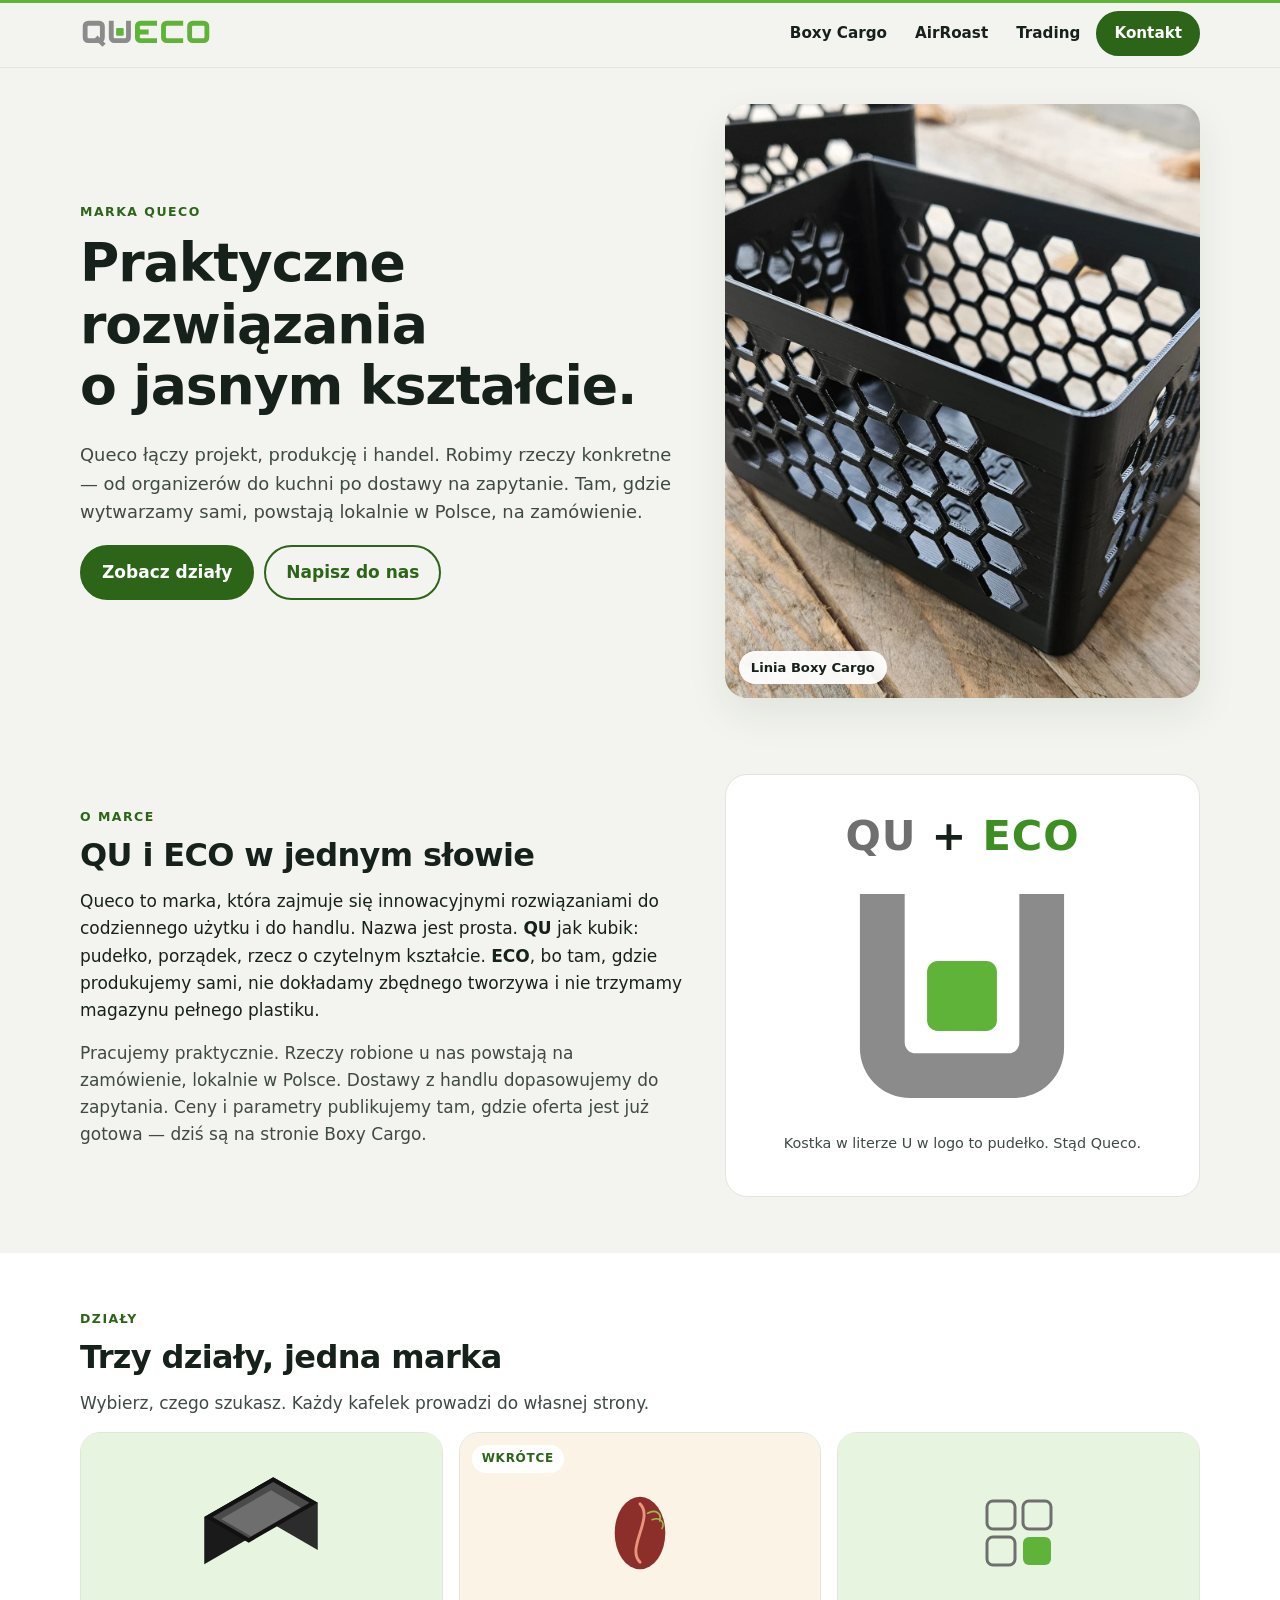
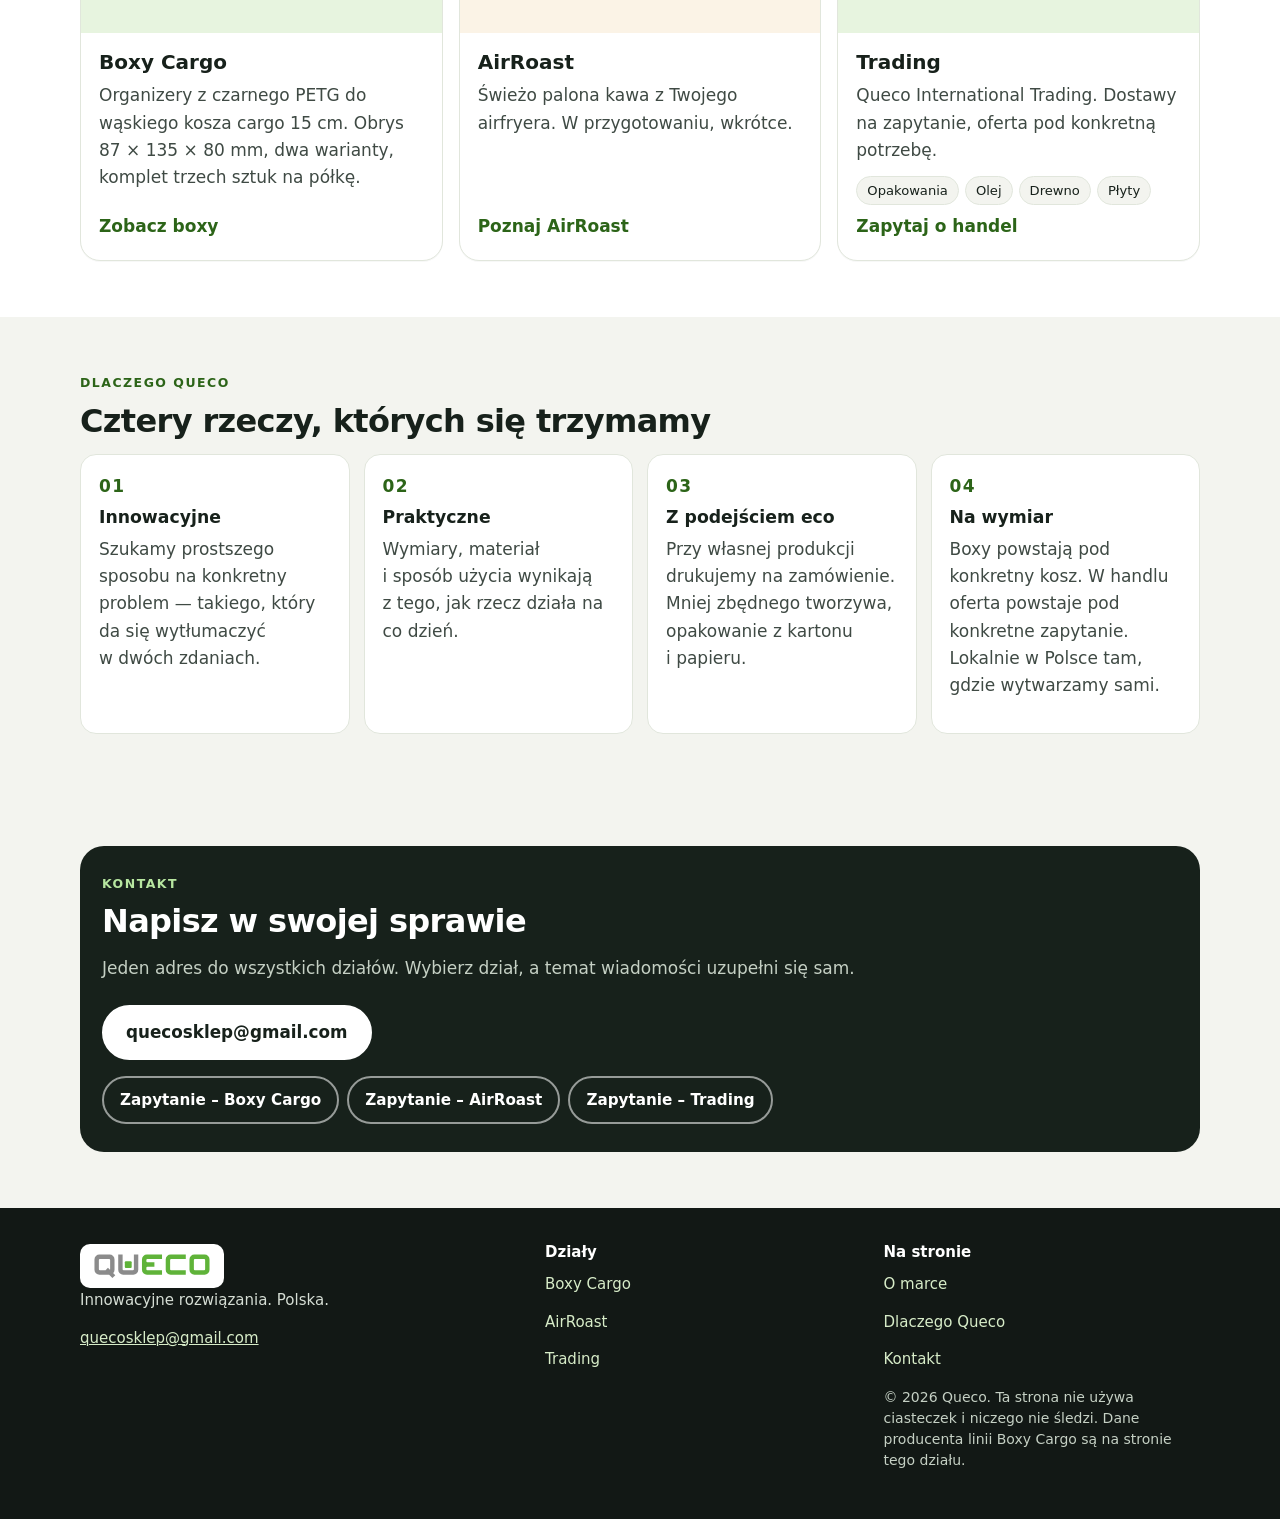
<file: index.html>
<!doctype html>
<html lang="pl">
<head>
<meta charset="utf-8">
<meta name="viewport" content="width=device-width, initial-scale=1">
<title>Queco — innowacyjne rozwiązania</title>
<meta name="description" content="Queco to marka praktycznych rozwiązań: Boxy Cargo, AirRoast oraz Queco International Trading. Innowacyjnie, na wymiar i lokalnie w Polsce.">
<meta name="theme-color" content="#5fb339">
<link rel="icon" href="assets/favicon.svg" type="image/svg+xml">
<link rel="stylesheet" href="assets/site.css">
<link rel="canonical" href="https://premiumzadaszenia.github.io/queco/">
<meta property="og:title" content="Queco — innowacyjne rozwiązania">
<meta property="og:description" content="Marka Queco: Boxy Cargo, AirRoast i Queco International Trading. Praktycznie, na wymiar, lokalnie w Polsce.">
<meta property="og:image" content="https://premiumzadaszenia.github.io/queco/img/koszyk-cargo.jpg">
<meta property="og:url" content="https://premiumzadaszenia.github.io/queco/">
<meta property="og:type" content="website">
<meta property="og:locale" content="pl_PL">
</head>
<body>
<a class="skip" href="#tresc">Przejdź do treści</a>
<header class="site-header">
  <div class="wrap bar">
    <a class="brand" href="index.html" aria-label="Queco — strona główna"><img src="assets/logo.svg" alt="Queco" width="682" height="158"></a>
    <nav class="desk" aria-label="Działy">
      <a href="boxy-cargo.html">Boxy Cargo</a>
      <a href="airroast.html">AirRoast</a>
      <a href="trading.html">Trading</a>
      <a class="nav-cta" href="#kontakt">Kontakt</a>
    </nav>
    <div class="mob">
      <button class="nav-toggle" type="button" aria-expanded="false" aria-controls="menu-mobilne">Menu</button>
      <nav id="menu-mobilne" class="mob-nav" hidden aria-label="Działy">
        <a href="boxy-cargo.html">Boxy Cargo</a>
        <a href="airroast.html">AirRoast</a>
        <a href="trading.html">Trading</a>
        <a href="#kontakt">Kontakt</a>
        <button class="nav-close" type="button">Zamknij</button>
      </nav>
    </div>
  </div>
</header>

<main id="tresc">
  <section class="hero">
    <div class="wrap hero-grid">
      <div>
        <p class="kicker">Marka Queco</p>
        <h1>Praktyczne rozwiązania o&nbsp;jasnym kształcie.</h1>
        <p class="lead">Queco łączy projekt, produkcję i&nbsp;handel. Robimy rzeczy konkretne — od organizerów do kuchni po dostawy na zapytanie. Tam, gdzie wytwarzamy sami, powstają lokalnie w&nbsp;Polsce, na zamówienie.</p>
        <div class="actions">
          <a class="btn" href="#dzialy">Zobacz działy</a>
          <a class="btn btn-ghost" href="#kontakt">Napisz do nas</a>
        </div>
      </div>
      <figure class="photo">
        <picture>
          <source srcset="img/koszyk-cargo.webp" type="image/webp">
          <img src="img/koszyk-cargo.jpg" alt="Czarny organizer Boxy Cargo z ażurowymi ściankami, czarny PETG, na drewnianym stole" width="1200" height="1500" fetchpriority="high">
        </picture>
        <figcaption>Linia Boxy Cargo</figcaption>
      </figure>
    </div>
  </section>

  <section id="o-nas">
    <div class="wrap about-grid">
      <div>
        <p class="kicker">O marce</p>
        <h2>QU i&nbsp;ECO w&nbsp;jednym słowie</h2>
        <p>Queco to marka, która zajmuje się innowacyjnymi rozwiązaniami do codziennego użytku i&nbsp;do handlu. Nazwa jest prosta. <b>QU</b> jak kubik: pudełko, porządek, rzecz o&nbsp;czytelnym kształcie. <b>ECO</b>, bo tam, gdzie produkujemy sami, nie dokładamy zbędnego tworzywa i&nbsp;nie trzymamy magazynu pełnego plastiku.</p>
        <p class="muted">Pracujemy praktycznie. Rzeczy robione u&nbsp;nas powstają na zamówienie, lokalnie w&nbsp;Polsce. Dostawy z&nbsp;handlu dopasowujemy do zapytania. Ceny i&nbsp;parametry publikujemy tam, gdzie oferta jest już gotowa — dziś są na stronie Boxy Cargo.</p>
      </div>
      <div class="mark">
        <p class="word" aria-label="QU plus ECO"><span class="q">QU</span> + <span class="e">ECO</span></p>
        <svg viewBox="125 -10 134 134" width="220" height="220" aria-hidden="true">
          <path fill="#8b8b8b" d="M135 0L160 0L160 83A6 6 0 0 0 166 89L218 89A6 6 0 0 0 224 83L224 0L249 0L249 86A28 28 0 0 1 221 114L163 114A28 28 0 0 1 135 86Z"/>
          <path fill="#5fb339" d="M172.5 43.5A6 6 0 0 1 178.5 37.5L205.5 37.5A6 6 0 0 1 211.5 43.5L211.5 70.5A6 6 0 0 1 205.5 76.5L178.5 76.5A6 6 0 0 1 172.5 70.5Z"/>
        </svg>
        <p class="small muted">Kostka w&nbsp;literze U w&nbsp;logo to pudełko. Stąd Queco.</p>
      </div>
    </div>
  </section>

  <section id="dzialy" class="band">
    <div class="wrap">
      <p class="kicker">Działy</p>
      <h2>Trzy działy, jedna marka</h2>
      <p class="muted">Wybierz, czego szukasz. Każdy kafelek prowadzi do własnej strony.</p>
      <div class="tiles">
        <a class="tile" href="boxy-cargo.html">
          <div class="tile-media">
            <img class="box-mark" src="assets/boxy-cargo.svg" alt="" width="148" height="147">
          </div>
          <div class="tile-body">
            <h3>Boxy Cargo</h3>
            <p>Organizery z&nbsp;czarnego PETG do wąskiego kosza cargo 15&nbsp;cm. Obrys 87&nbsp;×&nbsp;135&nbsp;×&nbsp;80&nbsp;mm, dwa warianty, komplet trzech sztuk na półkę.</p>
            <span class="more">Zobacz boxy</span>
          </div>
        </a>
        <a class="tile" href="airroast.html">
          <div class="tile-media ar-tile">
            <span class="badge">Wkrótce</span>
            <img class="ar-mark" src="assets/airroast/icon.svg" alt="" width="80" height="80">
          </div>
          <div class="tile-body">
            <h3>AirRoast</h3>
            <p>Świeżo palona kawa z&nbsp;Twojego airfryera. W&nbsp;przygotowaniu, wkrótce.</p>
            <span class="more">Poznaj AirRoast</span>
          </div>
        </a>
        <a class="tile" href="trading.html">
          <div class="tile-media">
            <svg viewBox="0 0 96 96" aria-hidden="true">
              <rect x="16" y="16" width="28" height="28" rx="6" fill="none" stroke="#6f6f6f" stroke-width="3"/>
              <rect x="52" y="16" width="28" height="28" rx="6" fill="none" stroke="#6f6f6f" stroke-width="3"/>
              <rect x="16" y="52" width="28" height="28" rx="6" fill="none" stroke="#6f6f6f" stroke-width="3"/>
              <rect x="52" y="52" width="28" height="28" rx="6" fill="#5fb339"/>
            </svg>
          </div>
          <div class="tile-body">
            <h3>Trading</h3>
            <p>Queco International Trading. Dostawy na zapytanie, oferta pod konkretną potrzebę.</p>
            <div class="chips" aria-label="Kategorie">
              <span>Opakowania</span>
              <span>Olej</span>
              <span>Drewno</span>
              <span>Płyty</span>
            </div>
            <span class="more">Zapytaj o handel</span>
          </div>
        </a>
      </div>
    </div>
  </section>

  <section id="dlaczego">
    <div class="wrap">
      <p class="kicker">Dlaczego Queco</p>
      <h2>Cztery rzeczy, których się trzymamy</h2>
      <div class="why">
        <article>
          <span class="num">01</span>
          <h3>Innowacyjne</h3>
          <p class="muted">Szukamy prostszego sposobu na konkretny problem — takiego, który da się wytłumaczyć w&nbsp;dwóch zdaniach.</p>
        </article>
        <article>
          <span class="num">02</span>
          <h3>Praktyczne</h3>
          <p class="muted">Wymiary, materiał i&nbsp;sposób użycia wynikają z&nbsp;tego, jak rzecz działa na co dzień.</p>
        </article>
        <article>
          <span class="num">03</span>
          <h3>Z&nbsp;podejściem eco</h3>
          <p class="muted">Przy własnej produkcji drukujemy na zamówienie. Mniej zbędnego tworzywa, opakowanie z&nbsp;kartonu i&nbsp;papieru.</p>
        </article>
        <article>
          <span class="num">04</span>
          <h3>Na wymiar</h3>
          <p class="muted">Boxy powstają pod konkretny kosz. W&nbsp;handlu oferta powstaje pod konkretne zapytanie. Lokalnie w&nbsp;Polsce tam, gdzie wytwarzamy sami.</p>
        </article>
      </div>
    </div>
  </section>

  <section id="kontakt">
    <div class="wrap">
      <div class="contact-panel">
        <p class="kicker">Kontakt</p>
        <h2>Napisz w&nbsp;swojej sprawie</h2>
        <p class="muted">Jeden adres do wszystkich działów. Wybierz dział, a&nbsp;temat wiadomości uzupełni się sam.</p>
        <a class="mail" href="mailto:quecosklep@gmail.com">quecosklep@gmail.com</a>
        <div class="topic-links">
          <a href="mailto:quecosklep@gmail.com?subject=Zapytanie%20%E2%80%93%20Boxy%20Cargo">Zapytanie – Boxy Cargo</a>
          <a href="mailto:quecosklep@gmail.com?subject=Zapytanie%20%E2%80%93%20AirRoast">Zapytanie – AirRoast</a>
          <a href="mailto:quecosklep@gmail.com?subject=Zapytanie%20%E2%80%93%20Trading">Zapytanie – Trading</a>
        </div>
      </div>
    </div>
  </section>
</main>

<footer class="site-footer">
  <div class="wrap fgrid">
    <div>
      <a class="footer-logo" href="index.html" aria-label="Queco — strona główna"><img src="assets/logo.svg" alt="" width="682" height="158"></a>
      <p>Innowacyjne rozwiązania. Polska.</p>
      <p><a class="footer-hit" href="mailto:quecosklep@gmail.com">quecosklep@gmail.com</a></p>
    </div>
    <div>
      <h2>Działy</h2>
      <ul class="footer-links">
        <li><a href="boxy-cargo.html">Boxy Cargo</a></li>
        <li><a href="airroast.html">AirRoast</a></li>
        <li><a href="trading.html">Trading</a></li>
      </ul>
    </div>
    <div>
      <h2>Na stronie</h2>
      <ul class="footer-links">
        <li><a href="#o-nas">O marce</a></li>
        <li><a href="#dlaczego">Dlaczego Queco</a></li>
        <li><a href="#kontakt">Kontakt</a></li>
      </ul>
      <p class="legal">© 2026 Queco. Ta strona nie używa ciasteczek i&nbsp;niczego nie śledzi. Dane producenta linii Boxy Cargo są na stronie tego działu.</p>
    </div>
  </div>
</footer>
<script src="assets/nav.js"></script>
</body>
</html>
</file>
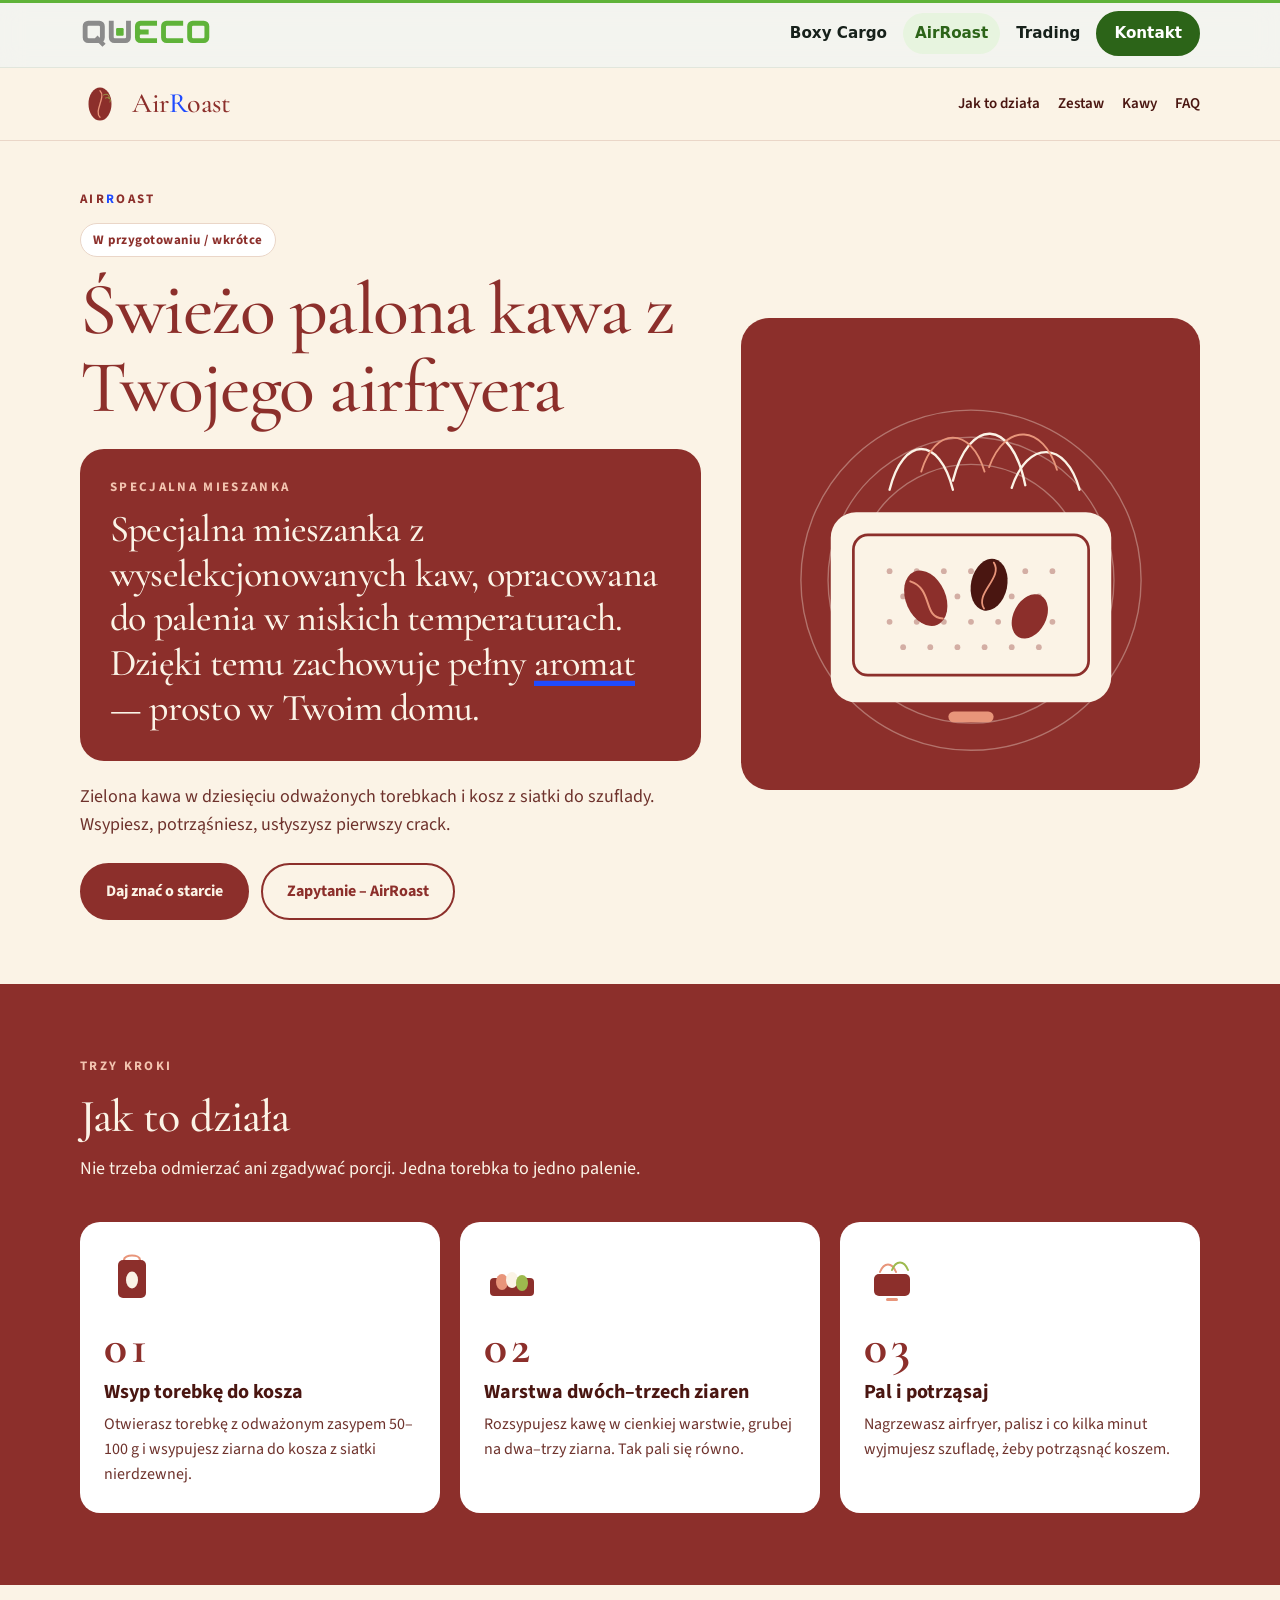
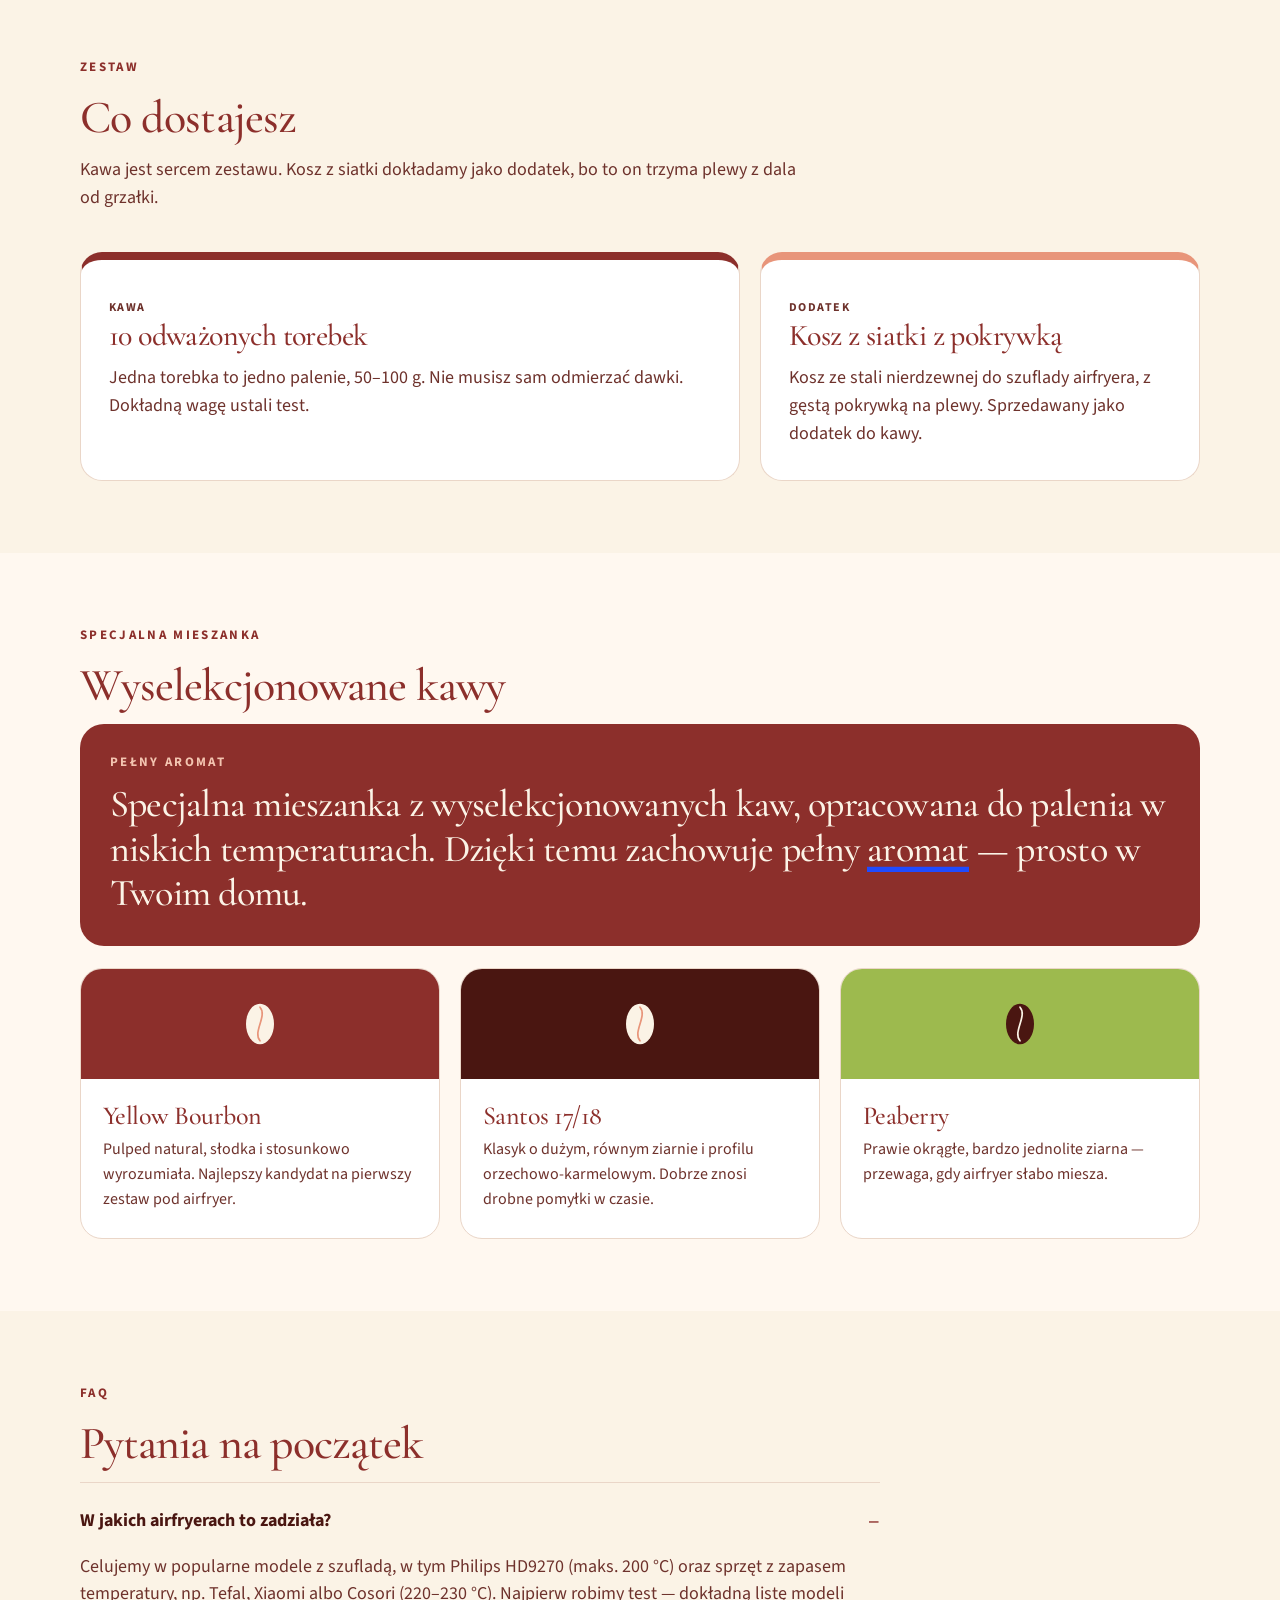
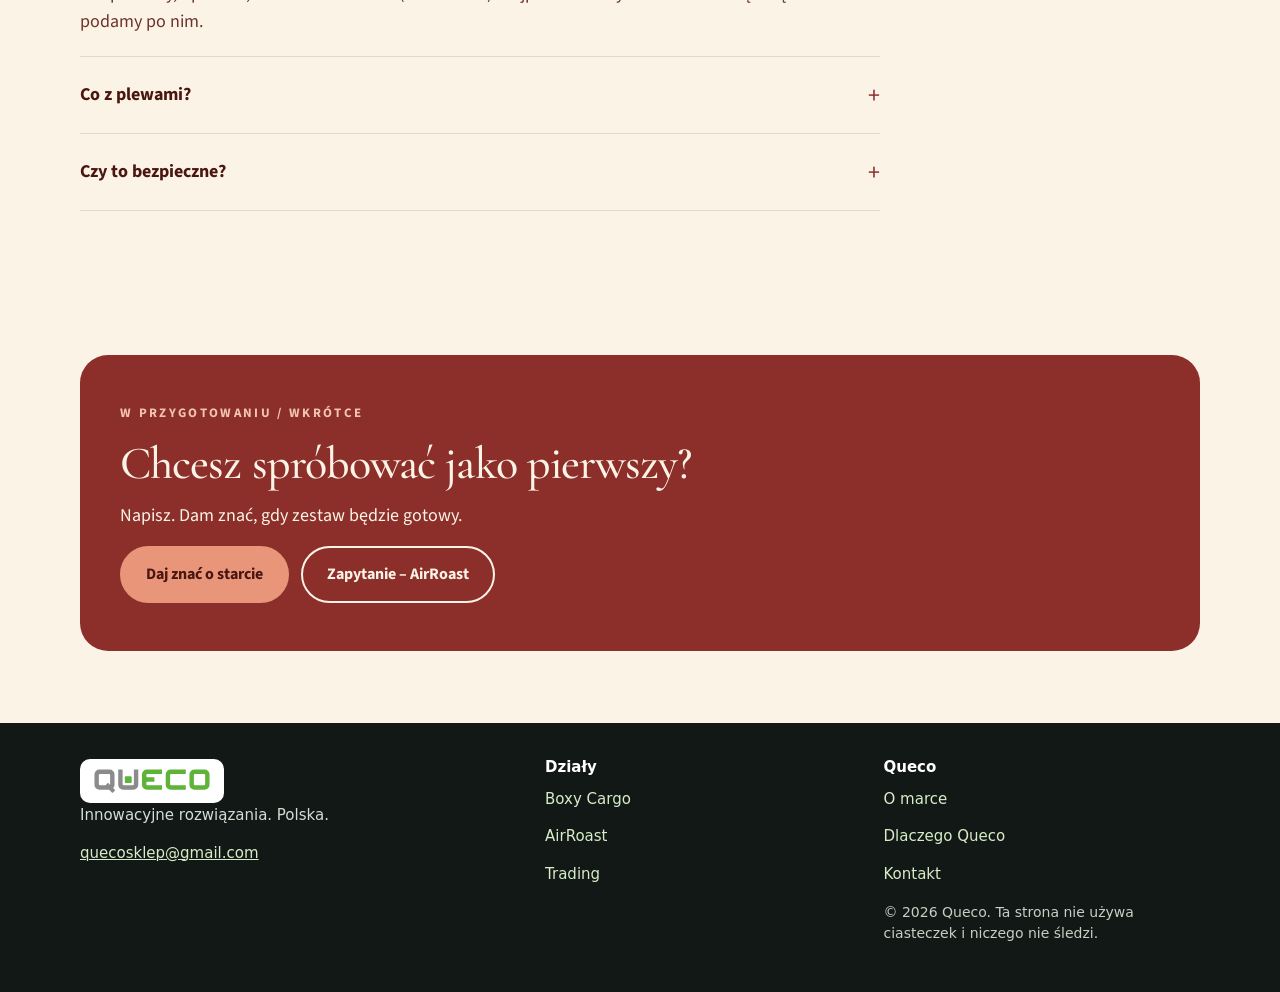
<file: airroast.html>
<!doctype html>
<html lang="pl">
<head>
<meta charset="utf-8">
<meta name="viewport" content="width=device-width, initial-scale=1">
<title>AirRoast — świeżo palona kawa z Twojego airfryera | Queco</title>
<meta name="description" content="AirRoast: świeżo palona kawa z Twojego airfryera. Specjalna mieszanka i kosz z siatki. W przygotowaniu, wkrótce.">
<meta name="theme-color" content="#8C2F2B">
<link rel="icon" href="assets/favicon.svg" type="image/svg+xml">
<link rel="stylesheet" href="assets/site.css">
<link rel="stylesheet" href="assets/airroast/airroast.css">
<link rel="canonical" href="https://premiumzadaszenia.github.io/queco/airroast.html">
<meta property="og:title" content="AirRoast — świeżo palona kawa z Twojego airfryera | Queco">
<meta property="og:description" content="Specjalna mieszanka do palenia w airfryerze i kosz z siatki. W przygotowaniu, wkrótce.">
<meta property="og:url" content="https://premiumzadaszenia.github.io/queco/airroast.html">
<meta property="og:type" content="website">
<meta property="og:locale" content="pl_PL">
</head>
<body>
<a class="skip" href="#tresc">Przejdź do treści</a>
<header class="site-header">
  <div class="wrap bar">
    <a class="brand" href="index.html" aria-label="Queco — strona główna"><img src="assets/logo.svg" alt="Queco" width="682" height="158"></a>
    <nav class="desk" aria-label="Działy">
      <a href="boxy-cargo.html">Boxy Cargo</a>
      <a href="airroast.html" aria-current="page">AirRoast</a>
      <a href="trading.html">Trading</a>
      <a class="nav-cta" href="index.html#kontakt">Kontakt</a>
    </nav>
    <div class="mob">
      <button class="nav-toggle" type="button" aria-expanded="false" aria-controls="menu-mobilne">Menu</button>
      <nav id="menu-mobilne" class="mob-nav" hidden aria-label="Działy">
        <a href="boxy-cargo.html">Boxy Cargo</a>
        <a href="airroast.html" aria-current="page">AirRoast</a>
        <a href="trading.html">Trading</a>
        <a href="index.html#kontakt">Kontakt</a>
        <button class="nav-close" type="button">Zamknij</button>
      </nav>
    </div>
  </div>
</header>

<main class="ar" id="tresc">
  <div class="ar-bar">
    <div class="wrap ar-bar-inner">
      <a class="ar-logo" href="#top">
        <img src="assets/airroast/icon.svg" alt="" width="40" height="40">
        <span>Air<span class="accent-r">R</span>oast</span>
      </a>
      <nav class="ar-links" aria-label="Na tej stronie">
        <a href="#jak">Jak to działa</a>
        <a href="#zestaw">Zestaw</a>
        <a href="#kawy">Kawy</a>
        <a href="#faq">FAQ</a>
      </nav>
    </div>
  </div>

  <div class="wrap hero" id="top">
    <div>
      <p class="kicker">Air<span class="accent-r">R</span>oast</p>
      <p class="ar-status">W przygotowaniu / wkrótce</p>
      <h1>Świeżo palona kawa z Twojego airfryera</h1>
      <div class="blend-banner">
        <p class="blend-kicker">Specjalna mieszanka</p>
        <p class="blend-text">Specjalna mieszanka z wyselekcjonowanych kaw, opracowana do palenia w niskich temperaturach. Dzięki temu zachowuje pełny <span class="accent-word">aromat</span> — prosto w Twoim domu.</p>
      </div>
      <p class="lead-sub">Zielona kawa w dziesięciu odważonych torebkach i kosz z siatki do szuflady. Wsypiesz, potrząśniesz, usłyszysz pierwszy crack.</p>
      <div class="cta-row">
        <a class="btn" href="mailto:quecosklep@gmail.com?subject=Daj%20zna%C4%87%20o%20starcie">Daj znać o starcie</a>
        <a class="btn btn-ghost" href="mailto:quecosklep@gmail.com?subject=Zapytanie%20%E2%80%93%20AirRoast">Zapytanie – AirRoast</a>
      </div>
    </div>
    <div class="hero-art" aria-hidden="true">
      <svg viewBox="0 0 420 460" xmlns="http://www.w3.org/2000/svg">
        <g fill="none" stroke="#FBF3E6" stroke-width="1.5" opacity="0.35">
          <ellipse cx="210" cy="250" rx="188" ry="188"/>
          <ellipse cx="210" cy="250" rx="158" ry="158"/>
          <ellipse cx="210" cy="250" rx="128" ry="128"/>
        </g>
        <g fill="none" stroke="#FBF3E6" stroke-width="2.6" stroke-linecap="round">
          <path d="M120 150 C 135 90, 175 90, 190 150"/>
          <path d="M190 140 C 208 70, 255 70, 270 145"/>
          <path d="M255 148 C 272 95, 315 95, 330 150"/>
        </g>
        <g fill="none" stroke="#E8957A" stroke-width="2" stroke-linecap="round">
          <path d="M155 130 C 170 80, 210 80, 225 130"/>
          <path d="M230 125 C 248 75, 290 78, 305 128"/>
        </g>
        <rect x="55" y="175" width="310" height="210" rx="28" fill="#FBF3E6"/>
        <rect x="80" y="200" width="260" height="155" rx="16" fill="none" stroke="#8C2F2B" stroke-width="3"/>
        <g fill="#8C2F2B" opacity="0.35">
          <circle cx="120" cy="240" r="3.2"/><circle cx="150" cy="240" r="3.2"/><circle cx="180" cy="240" r="3.2"/><circle cx="210" cy="240" r="3.2"/><circle cx="240" cy="240" r="3.2"/><circle cx="270" cy="240" r="3.2"/><circle cx="300" cy="240" r="3.2"/>
          <circle cx="135" cy="268" r="3.2"/><circle cx="165" cy="268" r="3.2"/><circle cx="195" cy="268" r="3.2"/><circle cx="225" cy="268" r="3.2"/><circle cx="255" cy="268" r="3.2"/><circle cx="285" cy="268" r="3.2"/>
          <circle cx="120" cy="296" r="3.2"/><circle cx="150" cy="296" r="3.2"/><circle cx="180" cy="296" r="3.2"/><circle cx="210" cy="296" r="3.2"/><circle cx="240" cy="296" r="3.2"/><circle cx="270" cy="296" r="3.2"/><circle cx="300" cy="296" r="3.2"/>
          <circle cx="135" cy="324" r="3.2"/><circle cx="165" cy="324" r="3.2"/><circle cx="195" cy="324" r="3.2"/><circle cx="225" cy="324" r="3.2"/><circle cx="255" cy="324" r="3.2"/><circle cx="285" cy="324" r="3.2"/>
        </g>
        <ellipse cx="160" cy="270" rx="22" ry="32" fill="#8C2F2B" transform="rotate(-24 160 270)"/>
        <path d="M152 246 C 172 264, 148 288, 168 298" fill="none" stroke="#E8957A" stroke-width="2.2" stroke-linecap="round" transform="rotate(-24 160 270)"/>
        <ellipse cx="230" cy="255" rx="20" ry="29" fill="#4A1611" transform="rotate(12 230 255)"/>
        <path d="M230 230 C 244 244, 216 268, 230 282" fill="none" stroke="#E8957A" stroke-width="2" stroke-linecap="round" transform="rotate(12 230 255)"/>
        <ellipse cx="275" cy="290" rx="18" ry="26" fill="#8C2F2B" transform="rotate(28 275 290)"/>
        <rect x="185" y="395" width="50" height="12" rx="6" fill="#E8957A"/>
      </svg>
    </div>
  </div>

  <section class="on-fig" id="jak">
    <div class="wrap">
      <p class="kicker">Trzy kroki</p>
      <h2>Jak to działa</h2>
      <p class="section-intro">Nie trzeba odmierzać ani zgadywać porcji. Jedna torebka to jedno palenie.</p>
      <div class="steps">
        <article class="step">
          <svg class="step-icon" viewBox="0 0 56 56" aria-hidden="true">
            <rect x="14" y="10" width="28" height="38" rx="5" fill="#8C2F2B"/>
            <path d="M20 10 C 20 4, 36 4, 36 10" fill="none" stroke="#E8957A" stroke-width="2.2"/>
            <ellipse cx="28" cy="30" rx="6" ry="8.5" fill="#FBF3E6"/>
          </svg>
          <div class="num">01</div>
          <h3>Wsyp torebkę do kosza</h3>
          <p>Otwierasz torebkę z odważonym zasypem 50–100 g i wsypujesz ziarna do kosza z siatki nierdzewnej.</p>
        </article>
        <article class="step">
          <svg class="step-icon" viewBox="0 0 56 56" aria-hidden="true">
            <rect x="6" y="28" width="44" height="18" rx="4" fill="#8C2F2B"/>
            <ellipse cx="18" cy="32" rx="6" ry="8" fill="#E8957A"/>
            <ellipse cx="28" cy="30" rx="6" ry="8" fill="#FBF3E6"/>
            <ellipse cx="38" cy="33" rx="6" ry="8" fill="#9DBA4E"/>
          </svg>
          <div class="num">02</div>
          <h3>Warstwa dwóch–trzech ziaren</h3>
          <p>Rozsypujesz kawę w cienkiej warstwie, grubej na dwa–trzy ziarna. Tak pali się równo.</p>
        </article>
        <article class="step">
          <svg class="step-icon" viewBox="0 0 56 56" aria-hidden="true">
            <path d="M16 22 C 20 12, 28 12, 32 22" fill="none" stroke="#E8957A" stroke-width="2" stroke-linecap="round"/>
            <path d="M28 20 C 32 10, 40 10, 44 20" fill="none" stroke="#9DBA4E" stroke-width="2" stroke-linecap="round"/>
            <rect x="10" y="24" width="36" height="22" rx="5" fill="#8C2F2B"/>
            <rect x="22" y="48" width="12" height="3" rx="1.5" fill="#E8957A"/>
          </svg>
          <div class="num">03</div>
          <h3>Pal i potrząsaj</h3>
          <p>Nagrzewasz airfryer, palisz i co kilka minut wyjmujesz szufladę, żeby potrząsnąć koszem.</p>
        </article>
      </div>
    </div>
  </section>

  <section id="zestaw">
    <div class="wrap">
      <p class="kicker">Zestaw</p>
      <h2>Co dostajesz</h2>
      <p class="section-intro">Kawa jest sercem zestawu. Kosz z siatki dokładamy jako dodatek, bo to on trzyma plewy z dala od grzałki.</p>
      <div class="cards-2">
        <article class="card">
          <p class="tag">Kawa</p>
          <h3>10 odważonych torebek</h3>
          <p>Jedna torebka to jedno palenie, 50–100 g. Nie musisz sam odmierzać dawki. Dokładną wagę ustali test.</p>
        </article>
        <article class="card">
          <p class="tag">Dodatek</p>
          <h3>Kosz z siatki z pokrywką</h3>
          <p>Kosz ze stali nierdzewnej do szuflady airfryera, z gęstą pokrywką na plewy. Sprzedawany jako dodatek do kawy.</p>
        </article>
      </div>
    </div>
  </section>

  <section class="alt" id="kawy">
    <div class="wrap">
      <p class="kicker">Specjalna mieszanka</p>
      <h2>Wyselekcjonowane kawy</h2>
      <div class="blend-banner">
        <p class="blend-kicker">Pełny aromat</p>
        <p class="blend-text">Specjalna mieszanka z wyselekcjonowanych kaw, opracowana do palenia w niskich temperaturach. Dzięki temu zachowuje pełny <span class="accent-word">aromat</span> — prosto w Twoim domu.</p>
      </div>
      <div class="coffees">
        <article class="coffee">
          <div class="coffee-top"><svg viewBox="0 0 80 80" width="56" height="56" aria-hidden="true"><ellipse cx="40" cy="40" rx="20" ry="29" fill="#FBF3E6"/><path d="M40 16 C 51 28, 29 52, 40 64" fill="none" stroke="#E8957A" stroke-width="2.4" stroke-linecap="round"/></svg></div>
          <div class="coffee-body">
            <h3>Yellow Bourbon</h3>
            <p>Pulped natural, słodka i stosunkowo wyrozumiała. Najlepszy kandydat na pierwszy zestaw pod airfryer.</p>
          </div>
        </article>
        <article class="coffee">
          <div class="coffee-top"><svg viewBox="0 0 80 80" width="56" height="56" aria-hidden="true"><ellipse cx="40" cy="40" rx="20" ry="29" fill="#FBF3E6"/><path d="M40 16 C 51 28, 29 52, 40 64" fill="none" stroke="#E8957A" stroke-width="2.4" stroke-linecap="round"/></svg></div>
          <div class="coffee-body">
            <h3>Santos 17/18</h3>
            <p>Klasyk o dużym, równym ziarnie i profilu orzechowo-karmelowym. Dobrze znosi drobne pomyłki w czasie.</p>
          </div>
        </article>
        <article class="coffee">
          <div class="coffee-top"><svg viewBox="0 0 80 80" width="56" height="56" aria-hidden="true"><ellipse cx="40" cy="40" rx="20" ry="29" fill="#4A1611"/><path d="M40 16 C 51 28, 29 52, 40 64" fill="none" stroke="#FBF3E6" stroke-width="2.4" stroke-linecap="round"/></svg></div>
          <div class="coffee-body">
            <h3>Peaberry</h3>
            <p>Prawie okrągłe, bardzo jednolite ziarna — przewaga, gdy airfryer słabo miesza.</p>
          </div>
        </article>
      </div>
    </div>
  </section>

  <section id="faq">
    <div class="wrap">
      <p class="kicker">FAQ</p>
      <h2>Pytania na początek</h2>
      <div class="faq">
        <details open>
          <summary>W jakich airfryerach to zadziała?</summary>
          <p>Celujemy w popularne modele z szufladą, w tym Philips HD9270 (maks. 200 °C) oraz sprzęt z zapasem temperatury, np. Tefal, Xiaomi albo Cosori (220–230 °C). Najpierw robimy test — dokładną listę modeli podamy po nim.</p>
        </details>
        <details>
          <summary>Co z plewami?</summary>
          <p>W gołym koszu plewa leci na grzałkę. Dlatego zestaw ma kosz z gęstej siatki i pokrywkę: ziarna zostają w koszu, plewa spada w dół, a powietrze dalej przechodzi przez zasyp. Po każdym paleniu kosz i okolicę grzałki trzeba wyczyścić — plewa jest palna.</p>
        </details>
        <details>
          <summary>Czy to bezpieczne?</summary>
          <p>Palenie kawy nie jest przewidzianym użyciem airfryera. Zawsze wietrz kuchnię, nie zostawiaj urządzenia bez opieki, a gwarancja sprzętu może tego nie obejmować. Na karcie instrukcji będzie to napisane wprost.</p>
        </details>
      </div>
    </div>
  </section>

  <section id="start">
    <div class="wrap">
      <div class="wait">
        <p class="kicker">W przygotowaniu / wkrótce</p>
        <h2>Chcesz spróbować jako pierwszy?</h2>
        <p>Napisz. Dam znać, gdy zestaw będzie gotowy.</p>
        <div class="cta-row">
          <a class="btn" href="mailto:quecosklep@gmail.com?subject=Daj%20zna%C4%87%20o%20starcie">Daj znać o starcie</a>
          <a class="btn btn-ghost" href="mailto:quecosklep@gmail.com?subject=Zapytanie%20%E2%80%93%20AirRoast">Zapytanie – AirRoast</a>
        </div>
      </div>
    </div>
  </section>
</main>

<footer class="site-footer">
  <div class="wrap fgrid">
    <div>
      <a class="footer-logo" href="index.html" aria-label="Queco — strona główna"><img src="assets/logo.svg" alt="" width="682" height="158"></a>
      <p>Innowacyjne rozwiązania. Polska.</p>
      <p><a class="footer-hit" href="mailto:quecosklep@gmail.com">quecosklep@gmail.com</a></p>
    </div>
    <div>
      <h2>Działy</h2>
      <ul class="footer-links">
        <li><a href="boxy-cargo.html">Boxy Cargo</a></li>
        <li><a href="airroast.html">AirRoast</a></li>
        <li><a href="trading.html">Trading</a></li>
      </ul>
    </div>
    <div>
      <h2>Queco</h2>
      <ul class="footer-links">
        <li><a href="index.html#o-nas">O marce</a></li>
        <li><a href="index.html#dlaczego">Dlaczego Queco</a></li>
        <li><a href="index.html#kontakt">Kontakt</a></li>
      </ul>
      <p class="legal">© 2026 Queco. Ta strona nie używa ciasteczek i&nbsp;niczego nie śledzi.</p>
    </div>
  </div>
</footer>
<script src="assets/nav.js"></script>
</body>
</html>
</file>
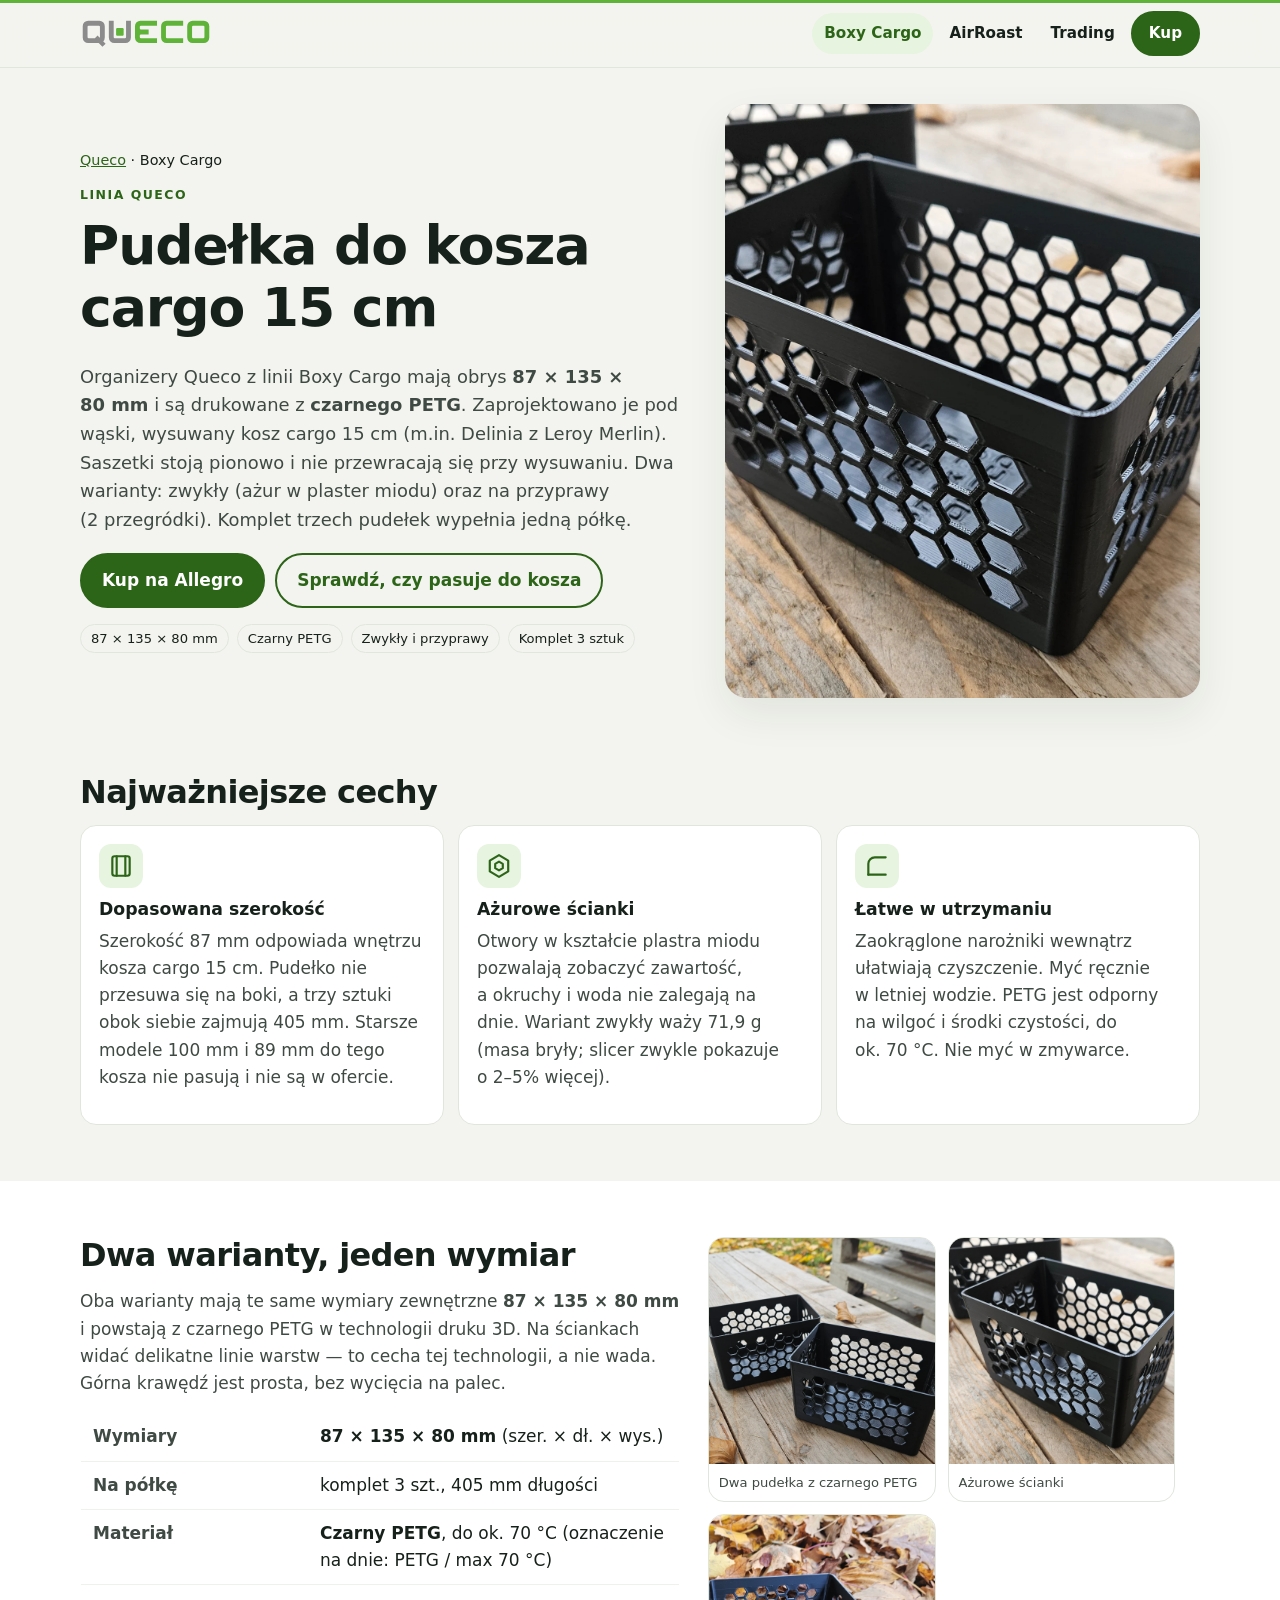
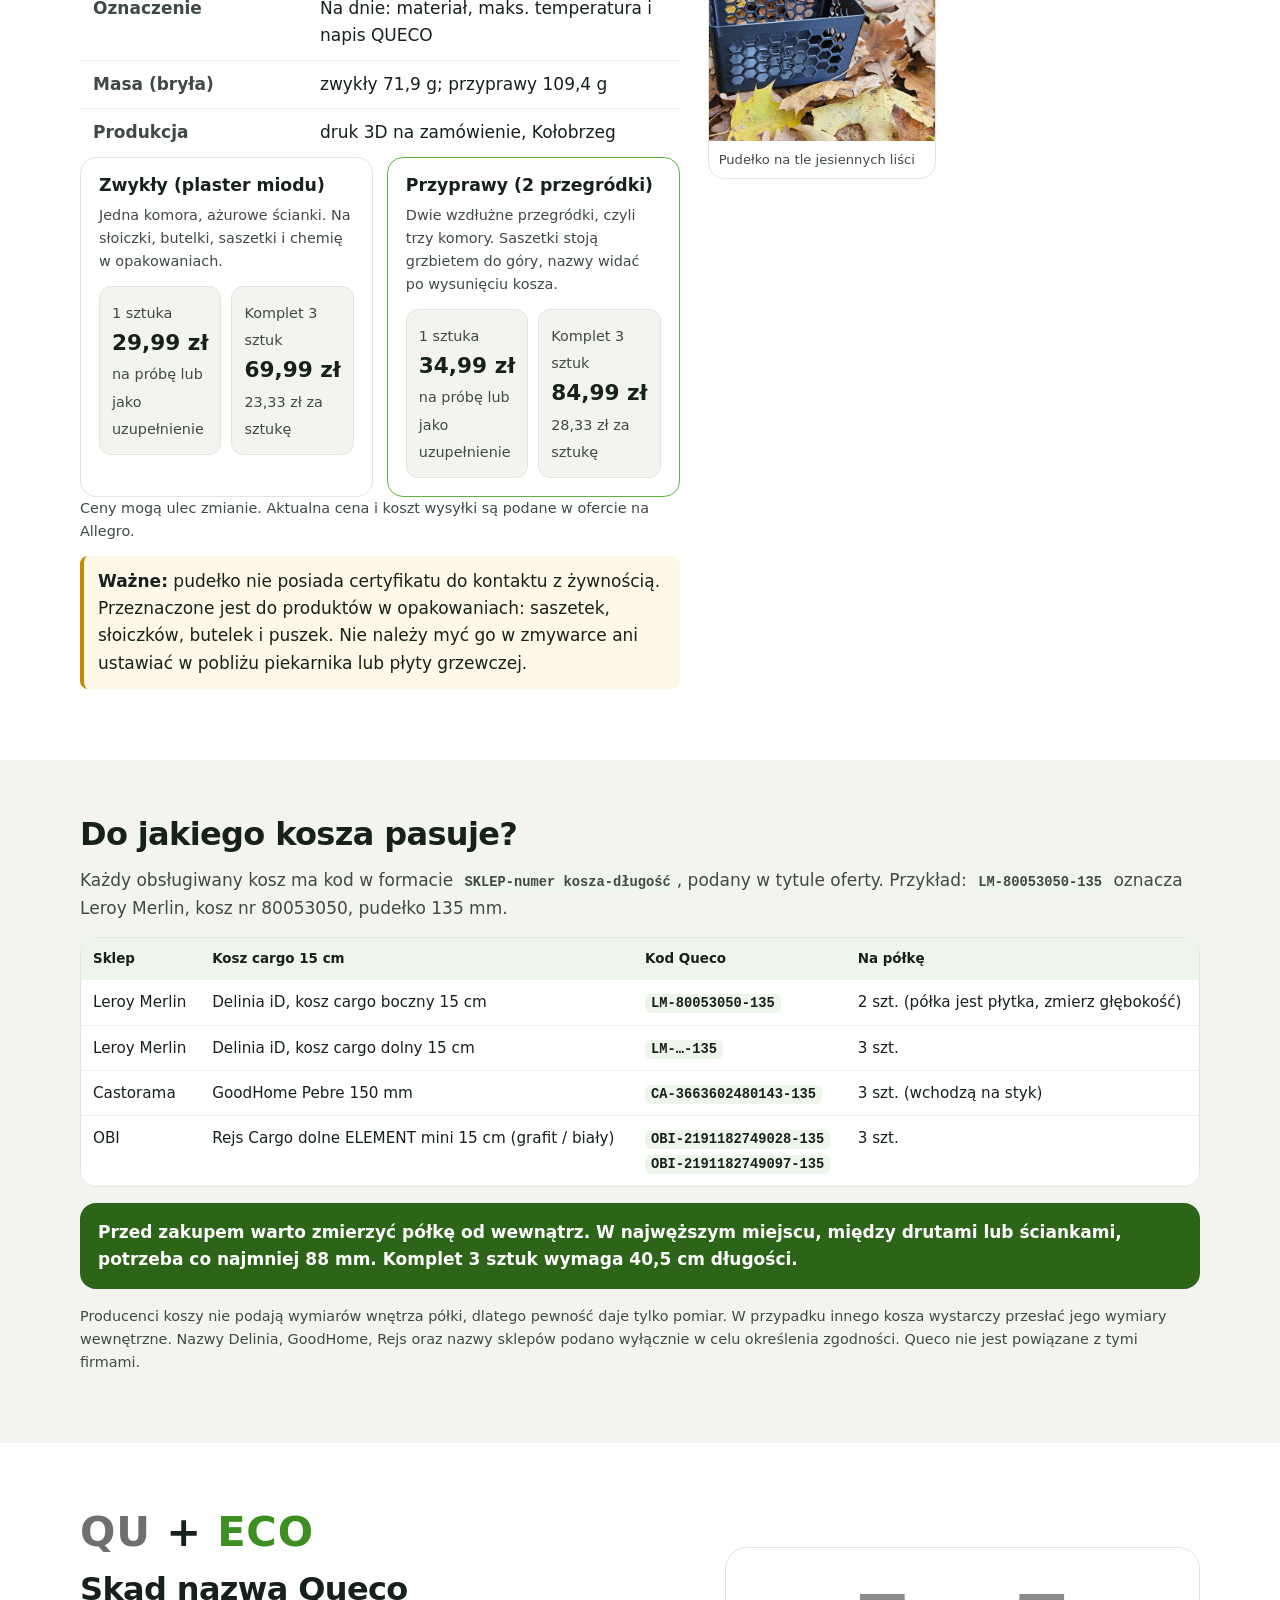
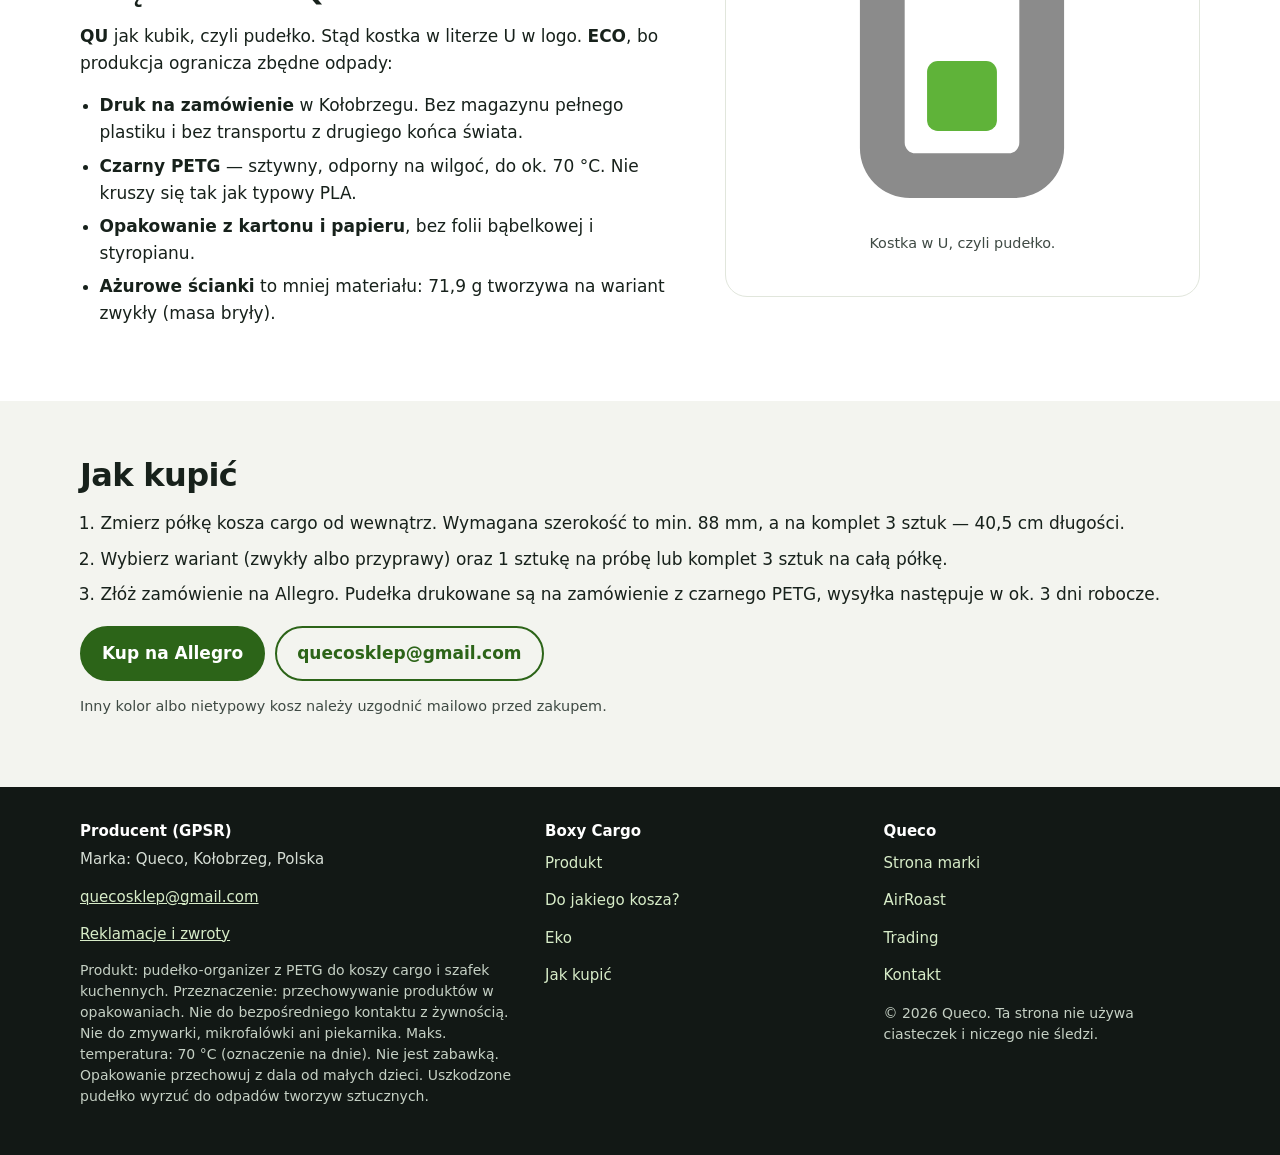
<file: boxy-cargo.html>
<!doctype html>
<html lang="pl">
<head>
<meta charset="utf-8">
<meta name="viewport" content="width=device-width, initial-scale=1">
<title>Boxy Cargo — pudełka do koszy cargo 15 cm, czarny PETG 87×135×80 | Queco</title>
<meta name="description" content="Boxy Cargo: pudełka 87×135×80 mm do wąskiego kosza cargo 15 cm (Leroy Merlin Delinia i inne). Czarny PETG, dwa warianty: zwykły i na przyprawy.">
<meta name="theme-color" content="#5fb339">
<link rel="icon" href="assets/favicon.svg" type="image/svg+xml">
<link rel="stylesheet" href="assets/site.css">
<link rel="canonical" href="https://premiumzadaszenia.github.io/queco/boxy-cargo.html">
<meta property="og:title" content="Boxy Cargo — pudełka do kosza cargo 15 cm | Queco">
<meta property="og:description" content="Pudełka 87×135×80 mm, czarny PETG. Wariant zwykły i na przyprawy. Do koszy cargo 15 cm.">
<meta property="og:image" content="https://premiumzadaszenia.github.io/queco/img/koszyk-cargo.jpg">
<meta property="og:url" content="https://premiumzadaszenia.github.io/queco/boxy-cargo.html">
<meta property="og:type" content="website">
<meta property="og:locale" content="pl_PL">
</head>
<body>
<a class="skip" href="#tresc">Przejdź do treści</a>
<header class="site-header">
  <div class="wrap bar">
    <a class="brand" href="index.html" aria-label="Queco — strona główna"><img src="assets/logo.svg" alt="Queco" width="682" height="158"></a>
    <nav class="desk" aria-label="Działy">
      <a href="boxy-cargo.html" aria-current="page">Boxy Cargo</a>
      <a href="airroast.html">AirRoast</a>
      <a href="trading.html">Trading</a>
      <a class="nav-cta" href="#kup">Kup</a>
    </nav>
    <div class="mob">
      <button class="nav-toggle" type="button" aria-expanded="false" aria-controls="menu-mobilne">Menu</button>
      <nav id="menu-mobilne" class="mob-nav" hidden aria-label="Działy">
        <a href="boxy-cargo.html" aria-current="page">Boxy Cargo</a>
        <a href="airroast.html">AirRoast</a>
        <a href="trading.html">Trading</a>
        <a href="#kup">Kup</a>
        <button class="nav-close" type="button">Zamknij</button>
      </nav>
    </div>
  </div>
</header>

<main id="tresc">
  <section class="hero">
    <div class="wrap hero-grid">
      <div>
        <p class="crumb small"><a href="index.html">Queco</a> · Boxy Cargo</p>
        <p class="kicker">Linia Queco</p>
        <h1>Pudełka do kosza cargo 15&nbsp;cm</h1>
        <p class="lead">Organizery Queco z&nbsp;linii Boxy Cargo mają obrys <b>87 × 135 × 80&nbsp;mm</b> i&nbsp;są drukowane z&nbsp;<b>czarnego PETG</b>. Zaprojektowano je pod wąski, wysuwany kosz cargo 15&nbsp;cm (m.in. Delinia z&nbsp;Leroy Merlin). Saszetki stoją pionowo i&nbsp;nie przewracają się przy wysuwaniu. Dwa warianty: zwykły (ażur w&nbsp;plaster miodu) oraz na przyprawy (2&nbsp;przegródki). Komplet trzech pudełek wypełnia jedną półkę.</p>
        <div class="actions">
          <a class="btn" href="#allegro">Kup na Allegro</a>
          <a class="btn btn-ghost" href="#pasuje">Sprawdź, czy pasuje do kosza</a>
        </div>
        <ul class="tags">
          <li>87 × 135 × 80 mm</li>
          <li>Czarny PETG</li>
          <li>Zwykły i przyprawy</li>
          <li>Komplet 3 sztuk</li>
        </ul>
      </div>
      <figure class="photo">
        <picture>
          <source srcset="img/koszyk-cargo.webp" type="image/webp">
          <img src="img/koszyk-cargo.jpg" alt="Czarne pudełko Queco z ażurowymi ściankami w kształcie plastra miodu, czarny PETG, na drewnianym stole" width="1200" height="1500" fetchpriority="high">
        </picture>
      </figure>
    </div>
  </section>

  <section id="zalety">
    <div class="wrap">
      <h2>Najważniejsze cechy</h2>
      <div class="cards">
        <article class="card">
          <div class="ico"><svg viewBox="0 0 24 24" aria-hidden="true"><rect x="4" y="3" width="16" height="18" rx="2"/><path d="M8 3v18M16 3v18"/></svg></div>
          <h3>Dopasowana szerokość</h3>
          <p class="muted">Szerokość 87&nbsp;mm odpowiada wnętrzu kosza cargo 15&nbsp;cm. Pudełko nie przesuwa się na boki, a&nbsp;trzy sztuki obok siebie zajmują 405&nbsp;mm. Starsze modele 100&nbsp;mm i&nbsp;89&nbsp;mm do tego kosza nie pasują i&nbsp;nie są w&nbsp;ofercie.</p>
        </article>
        <article class="card">
          <div class="ico"><svg viewBox="0 0 24 24" aria-hidden="true"><path d="M12 2l8.5 5v10L12 22l-8.5-5V7z"/><path d="M12 8l3.5 2v4L12 16l-3.5-2v-4z"/></svg></div>
          <h3>Ażurowe ścianki</h3>
          <p class="muted">Otwory w&nbsp;kształcie plastra miodu pozwalają zobaczyć zawartość, a&nbsp;okruchy i&nbsp;woda nie zalegają na dnie. Wariant zwykły waży 71,9&nbsp;g (masa bryły; slicer zwykle pokazuje o&nbsp;2–5% więcej).</p>
        </article>
        <article class="card">
          <div class="ico"><svg viewBox="0 0 24 24" aria-hidden="true"><path d="M4 20V10a6 6 0 0 1 6-6h10"/><path d="M4 20h16"/></svg></div>
          <h3>Łatwe w utrzymaniu</h3>
          <p class="muted">Zaokrąglone narożniki wewnątrz ułatwiają czyszczenie. Myć ręcznie w&nbsp;letniej wodzie. PETG jest odporny na wilgoć i&nbsp;środki czystości, do ok.&nbsp;70&nbsp;°C. Nie myć w&nbsp;zmywarce.</p>
        </article>
      </div>
    </div>
  </section>

  <section id="produkt" class="band">
    <div class="wrap prod">
      <div>
        <h2>Dwa warianty, jeden wymiar</h2>
        <p class="muted">Oba warianty mają te same wymiary zewnętrzne <b>87 × 135 × 80&nbsp;mm</b> i&nbsp;powstają z&nbsp;czarnego PETG w&nbsp;technologii druku 3D. Na ściankach widać delikatne linie warstw — to cecha tej technologii, a&nbsp;nie wada. Górna krawędź jest prosta, bez wycięcia na palec.</p>
        <table class="spec">
            <tr><th>Wymiary</th><td><b>87 × 135 × 80 mm</b> (szer. × dł. × wys.)</td></tr>
            <tr><th>Na półkę</th><td>komplet 3 szt., 405&nbsp;mm długości</td></tr>
            <tr><th>Materiał</th><td><b>Czarny PETG</b>, do ok. 70&nbsp;°C (oznaczenie na dnie: PETG / max 70&nbsp;°C)</td></tr>
            <tr><th>Oznaczenie</th><td>Na dnie: materiał, maks. temperatura i napis QUECO</td></tr>
            <tr><th>Masa (bryła)</th><td>zwykły 71,9&nbsp;g; przyprawy 109,4&nbsp;g</td></tr>
            <tr><th>Produkcja</th><td>druk 3D na zamówienie, Kołobrzeg</td></tr>
          </table>
        <div class="vars">
          <div class="var">
            <h3>Zwykły (plaster miodu)</h3>
            <p class="muted small">Jedna komora, ażurowe ścianki. Na słoiczki, butelki, saszetki i chemię w opakowaniach.</p>
            <div class="price">
              <div><span class="muted small">1 sztuka</span><b>29,99&nbsp;zł</b><span class="small muted">na próbę lub jako uzupełnienie</span></div>
              <div><span class="muted small">Komplet 3 sztuk</span><b>69,99&nbsp;zł</b><span class="small muted">23,33&nbsp;zł za sztukę</span></div>
            </div>
          </div>
          <div class="var best">
            <h3>Przyprawy (2 przegródki)</h3>
            <p class="muted small">Dwie wzdłużne przegródki, czyli trzy komory. Saszetki stoją grzbietem do góry, nazwy widać po wysunięciu kosza.</p>
            <div class="price">
              <div><span class="muted small">1 sztuka</span><b>34,99&nbsp;zł</b><span class="small muted">na próbę lub jako uzupełnienie</span></div>
              <div><span class="muted small">Komplet 3 sztuk</span><b>84,99&nbsp;zł</b><span class="small muted">28,33&nbsp;zł za sztukę</span></div>
            </div>
          </div>
        </div>
        <p class="small muted">Ceny mogą ulec zmianie. Aktualna cena i koszt wysyłki są podane w ofercie na Allegro.</p>
        <p class="note"><b>Ważne:</b> pudełko nie posiada certyfikatu do kontaktu z żywnością. Przeznaczone jest do produktów w opakowaniach: saszetek, słoiczków, butelek i puszek. Nie należy myć go w zmywarce ani ustawiać w pobliżu piekarnika lub płyty grzewczej.</p>
      </div>
      <div class="gal">
        <figure>
          <picture><source srcset="img/pudelko-z-saszetkami.webp" type="image/webp"><img src="img/pudelko-z-saszetkami.jpg" alt="Dwa czarne pudełka Queco z PETG na drewnianym stole" width="1200" height="1200" loading="lazy" decoding="async"></picture>
          <figcaption>Dwa pudełka z czarnego PETG</figcaption>
        </figure>
        <figure>
          <picture><source srcset="img/pudelko-skos.webp" type="image/webp"><img src="img/pudelko-skos.jpg" alt="Czarne pudełko Queco z ażurowymi ściankami w kształcie plastra miodu, widok z ukosa" width="1200" height="1200" loading="lazy" decoding="async"></picture>
          <figcaption>Ażurowe ścianki</figcaption>
        </figure>
        <figure>
          <picture><source srcset="img/pudelko-gora-dno.webp" type="image/webp"><img src="img/pudelko-gora-dno.jpg" alt="Czarne pudełko Queco na tle jesiennych liści" width="1200" height="1200" loading="lazy" decoding="async"></picture>
          <figcaption>Pudełko na tle jesiennych liści</figcaption>
        </figure>
      </div>
    </div>
  </section>

  <section id="pasuje">
    <div class="wrap">
      <h2>Do jakiego kosza pasuje?</h2>
      <p class="muted">Każdy obsługiwany kosz ma kod w formacie <code>SKLEP-numer kosza-długość</code>, podany w tytule oferty. Przykład: <code>LM-80053050-135</code> oznacza Leroy Merlin, kosz nr 80053050, pudełko 135&nbsp;mm.</p>
      <div class="tw">
        <table class="fit">
          <thead><tr><th>Sklep</th><th>Kosz cargo 15&nbsp;cm</th><th>Kod Queco</th><th>Na półkę</th></tr></thead>
          <tbody>
            <tr>
              <td data-l="Sklep"><span>Leroy Merlin</span></td>
              <td data-l="Kosz"><span>Delinia iD, kosz cargo boczny 15&nbsp;cm</span></td>
              <td data-l="Kod Queco"><span><code>LM-80053050-135</code></span></td>
              <td data-l="Na półkę"><span>2 szt. (półka jest płytka, zmierz głębokość)</span></td>
            </tr>
            <tr>
              <td data-l="Sklep"><span>Leroy Merlin</span></td>
              <td data-l="Kosz"><span>Delinia iD, kosz cargo dolny 15&nbsp;cm</span></td>
              <td data-l="Kod Queco"><span><code>LM-…-135</code></span></td>
              <td data-l="Na półkę"><span>3 szt.</span></td>
            </tr>
            <tr>
              <td data-l="Sklep"><span>Castorama</span></td>
              <td data-l="Kosz"><span>GoodHome Pebre 150&nbsp;mm</span></td>
              <td data-l="Kod Queco"><span><code>CA-3663602480143-135</code></span></td>
              <td data-l="Na półkę"><span>3 szt. (wchodzą na styk)</span></td>
            </tr>
            <tr>
              <td data-l="Sklep"><span>OBI</span></td>
              <td data-l="Kosz"><span>Rejs Cargo dolne ELEMENT mini 15&nbsp;cm (grafit / biały)</span></td>
              <td data-l="Kod Queco"><span><code>OBI-2191182749028-135</code><br><code>OBI-2191182749097-135</code></span></td>
              <td data-l="Na półkę"><span>3 szt.</span></td>
            </tr>
          </tbody>
        </table>
      </div>
      <p class="measure">Przed zakupem warto zmierzyć półkę od wewnątrz. W najwęższym miejscu, między drutami lub ściankami, potrzeba co najmniej 88&nbsp;mm. Komplet 3 sztuk wymaga 40,5&nbsp;cm długości.</p>
      <p class="small muted">Producenci koszy nie podają wymiarów wnętrza półki, dlatego pewność daje tylko pomiar. W przypadku innego kosza wystarczy przesłać jego wymiary wewnętrzne. Nazwy Delinia, GoodHome, Rejs oraz nazwy sklepów podano wyłącznie w celu określenia zgodności. Queco nie jest powiązane z tymi firmami.</p>
    </div>
  </section>

  <section id="eco" class="band">
    <div class="wrap split">
      <div>
        <p class="word" aria-label="QU plus ECO"><span class="q">QU</span> + <span class="e">ECO</span></p>
        <h2>Skąd nazwa Queco</h2>
        <p><b>QU</b> jak kubik, czyli pudełko. Stąd kostka w literze U w logo. <b>ECO</b>, bo produkcja ogranicza zbędne odpady:</p>
        <ul>
          <li><b>Druk na zamówienie</b> w Kołobrzegu. Bez magazynu pełnego plastiku i bez transportu z drugiego końca świata.</li>
          <li><b>Czarny PETG</b> — sztywny, odporny na wilgoć, do ok. 70&nbsp;°C. Nie kruszy się tak jak typowy PLA.</li>
          <li><b>Opakowanie z kartonu i papieru</b>, bez folii bąbelkowej i styropianu.</li>
          <li><b>Ażurowe ścianki</b> to mniej materiału: 71,9&nbsp;g tworzywa na wariant zwykły (masa bryły).</li>
        </ul>
      </div>
      <div class="mark" aria-hidden="true">
        <svg viewBox="125 -10 134 134" width="260" height="260"><path fill="#8b8b8b" d="M135 0L160 0L160 83A6 6 0 0 0 166 89L218 89A6 6 0 0 0 224 83L224 0L249 0L249 86A28 28 0 0 1 221 114L163 114A28 28 0 0 1 135 86Z"/><path fill="#5fb339" d="M172.5 43.5A6 6 0 0 1 178.5 37.5L205.5 37.5A6 6 0 0 1 211.5 43.5L211.5 70.5A6 6 0 0 1 205.5 76.5L178.5 76.5A6 6 0 0 1 172.5 70.5Z"/></svg>
        <p class="small muted">Kostka w&nbsp;U, czyli pudełko.</p>
      </div>
    </div>
  </section>

  <section id="kup">
    <div class="wrap">
      <h2>Jak kupić</h2>
      <ol class="steps">
        <li>Zmierz półkę kosza cargo od wewnątrz. Wymagana szerokość to min. 88&nbsp;mm, a na komplet 3 sztuk — 40,5&nbsp;cm długości.</li>
        <li>Wybierz wariant (zwykły albo przyprawy) oraz 1 sztukę na próbę lub komplet 3 sztuk na całą półkę.</li>
        <li>Złóż zamówienie na Allegro. Pudełka drukowane są na zamówienie z czarnego PETG, wysyłka następuje w ok. 3 dni robocze.</li>
      </ol>
      <div class="actions">
        <a class="btn" id="allegro" href="#allegro">Kup na Allegro</a>
        <a class="btn btn-ghost" href="mailto:quecosklep@gmail.com">quecosklep@gmail.com</a>
      </div>
      <p class="small muted" style="margin-top:14px">Inny kolor albo nietypowy kosz należy uzgodnić mailowo przed zakupem.</p>
      <!-- TODO: podmienić href="#allegro" na link do oferty/sklepu Allegro -->
    </div>
  </section>
</main>

<footer class="site-footer">
  <div class="wrap fgrid">
    <div>
      <h2>Producent (GPSR)</h2>
      <p>Marka: Queco, Kołobrzeg, Polska</p>
      <p><a class="footer-hit" href="mailto:quecosklep@gmail.com">quecosklep@gmail.com</a></p>
      <p><a class="footer-hit" href="mailto:quecosklep@gmail.com">Reklamacje i zwroty</a></p>
      <p class="legal">Produkt: pudełko-organizer z PETG do koszy cargo i szafek kuchennych. Przeznaczenie: przechowywanie produktów w opakowaniach. Nie do bezpośredniego kontaktu z żywnością. Nie do zmywarki, mikrofalówki ani piekarnika. Maks. temperatura: 70&nbsp;°C (oznaczenie na dnie). Nie jest zabawką. Opakowanie przechowuj z dala od małych dzieci. Uszkodzone pudełko wyrzuć do odpadów tworzyw sztucznych.</p>
    </div>
    <div>
      <h2>Boxy Cargo</h2>
      <ul class="footer-links">
        <li><a href="#produkt">Produkt</a></li>
        <li><a href="#pasuje">Do jakiego kosza?</a></li>
        <li><a href="#eco">Eko</a></li>
        <li><a href="#kup">Jak kupić</a></li>
      </ul>
    </div>
    <div>
      <h2>Queco</h2>
      <ul class="footer-links">
        <li><a href="index.html">Strona marki</a></li>
        <li><a href="airroast.html">AirRoast</a></li>
        <li><a href="trading.html">Trading</a></li>
        <li><a href="index.html#kontakt">Kontakt</a></li>
      </ul>
      <p class="legal">© 2026 Queco. Ta strona nie używa ciasteczek i niczego nie śledzi.</p>
    </div>
  </div>
</footer>
<script src="assets/nav.js"></script>
</body>
</html>
</file>
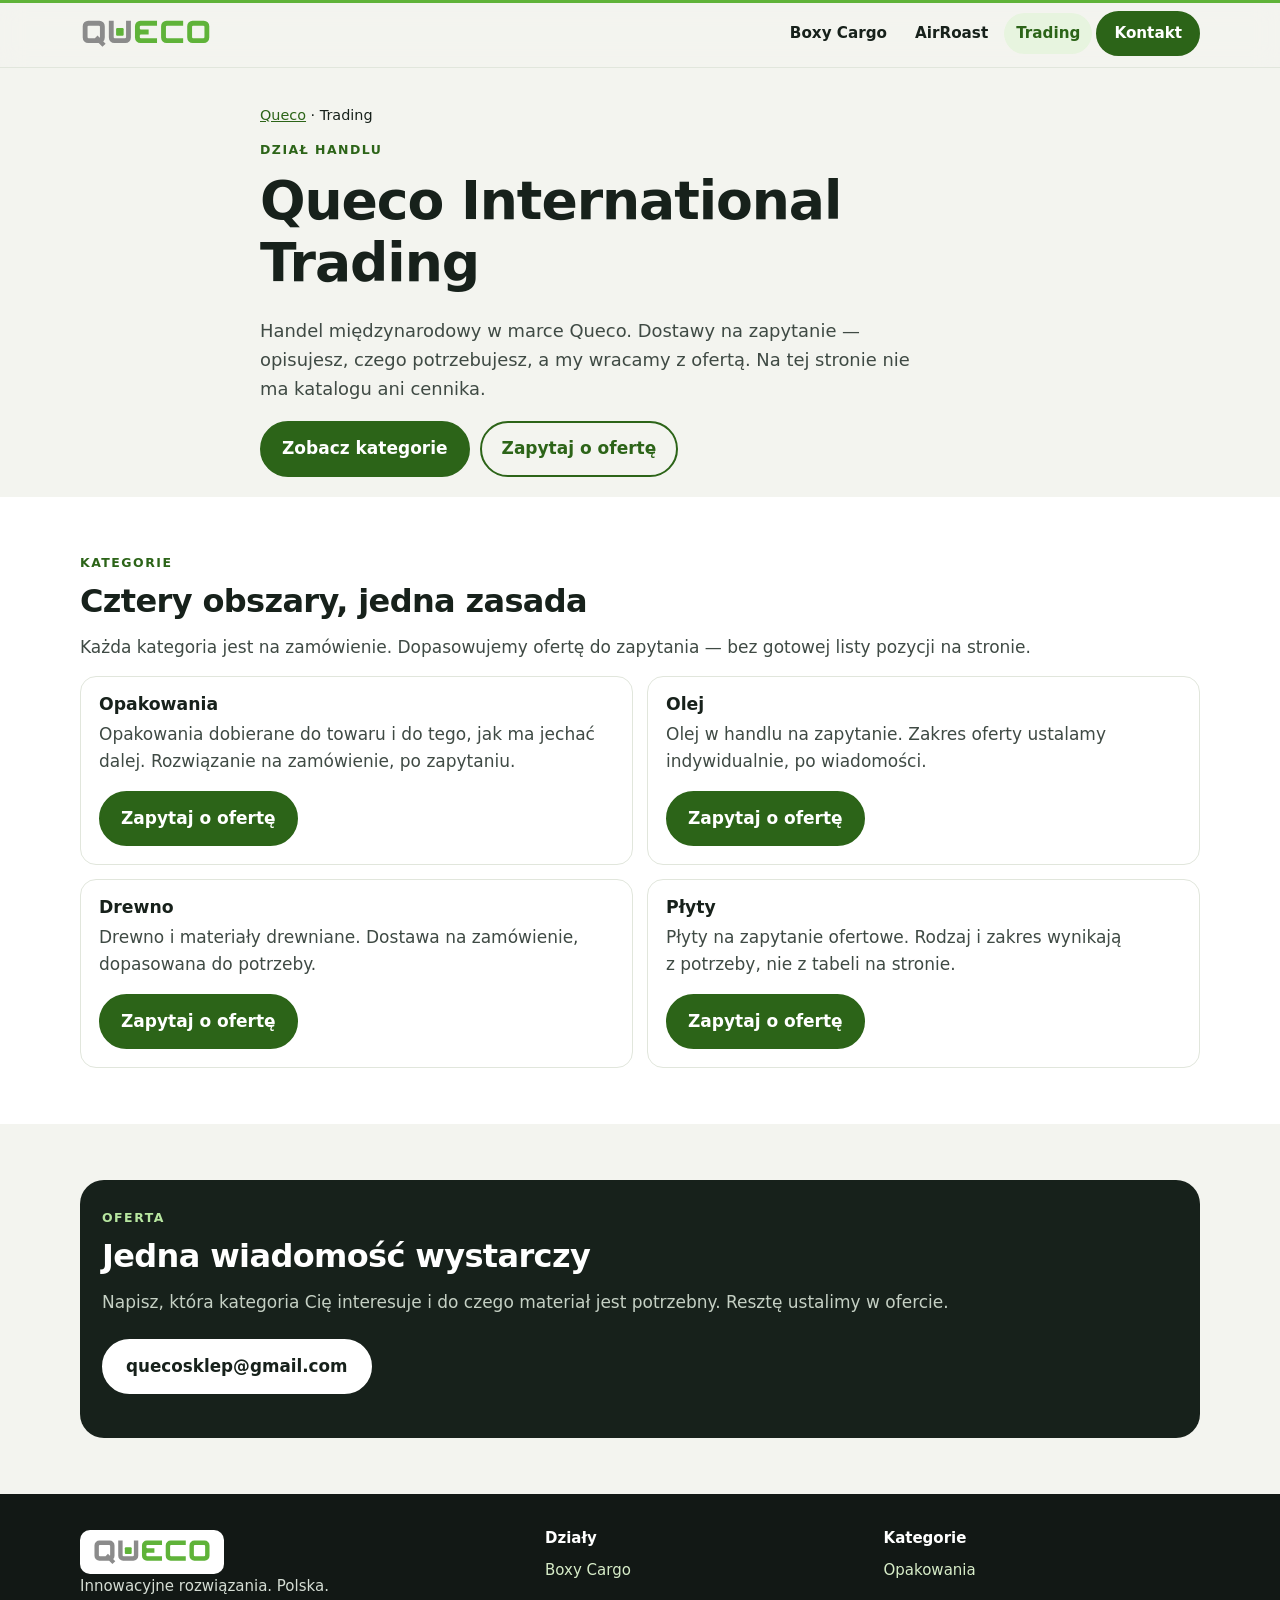
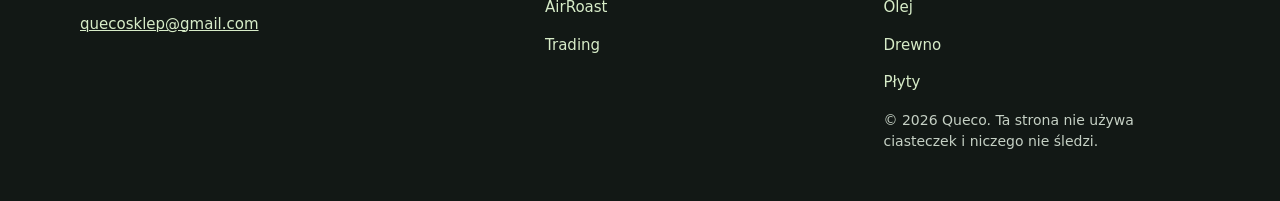
<file: trading.html>
<!doctype html>
<html lang="pl">
<head>
<meta charset="utf-8">
<meta name="viewport" content="width=device-width, initial-scale=1">
<title>Queco International Trading | Queco</title>
<meta name="description" content="Queco International Trading — handel w marce Queco. Opakowania, olej, drewno i płyty. Dostawy na zapytanie ofertowe.">
<meta name="theme-color" content="#5fb339">
<link rel="icon" href="assets/favicon.svg" type="image/svg+xml">
<link rel="stylesheet" href="assets/site.css">
<link rel="canonical" href="https://premiumzadaszenia.github.io/queco/trading.html">
<meta property="og:title" content="Queco International Trading | Queco">
<meta property="og:description" content="Opakowania, olej, drewno i płyty. Dostawy na zapytanie ofertowe.">
<meta property="og:url" content="https://premiumzadaszenia.github.io/queco/trading.html">
<meta property="og:type" content="website">
<meta property="og:locale" content="pl_PL">
</head>
<body>
<a class="skip" href="#tresc">Przejdź do treści</a>
<header class="site-header">
  <div class="wrap bar">
    <a class="brand" href="index.html" aria-label="Queco — strona główna"><img src="assets/logo.svg" alt="Queco" width="682" height="158"></a>
    <nav class="desk" aria-label="Działy">
      <a href="boxy-cargo.html">Boxy Cargo</a>
      <a href="airroast.html">AirRoast</a>
      <a href="trading.html" aria-current="page">Trading</a>
      <a class="nav-cta" href="index.html#kontakt">Kontakt</a>
    </nav>
    <div class="mob">
      <button class="nav-toggle" type="button" aria-expanded="false" aria-controls="menu-mobilne">Menu</button>
      <nav id="menu-mobilne" class="mob-nav" hidden aria-label="Działy">
        <a href="boxy-cargo.html">Boxy Cargo</a>
        <a href="airroast.html">AirRoast</a>
        <a href="trading.html" aria-current="page">Trading</a>
        <a href="index.html#kontakt">Kontakt</a>
        <button class="nav-close" type="button">Zamknij</button>
      </nav>
    </div>
  </div>
</header>

<main id="tresc">
  <section class="hero">
    <div class="wrap" style="max-width:760px">
      <p class="crumb small"><a href="index.html">Queco</a> · Trading</p>
      <p class="kicker">Dział handlu</p>
      <h1>Queco International Trading</h1>
      <p class="lead">Handel międzynarodowy w&nbsp;marce Queco. Dostawy na zapytanie — opisujesz, czego potrzebujesz, a&nbsp;my wracamy z&nbsp;ofertą. Na tej stronie nie ma katalogu ani cennika.</p>
      <div class="actions">
        <a class="btn" href="#kategorie">Zobacz kategorie</a>
        <a class="btn btn-ghost" href="mailto:quecosklep@gmail.com?subject=Queco%20International%20Trading%20%E2%80%94%20zapytanie%20ofertowe">Zapytaj o ofertę</a>
      </div>
    </div>
  </section>

  <section id="kategorie" class="band">
    <div class="wrap">
      <p class="kicker">Kategorie</p>
      <h2>Cztery obszary, jedna zasada</h2>
      <p class="muted">Każda kategoria jest na zamówienie. Dopasowujemy ofertę do zapytania — bez gotowej listy pozycji na stronie.</p>
      <div class="cats">
        <article class="cat" id="opakowania">
          <h3>Opakowania</h3>
          <p class="muted">Opakowania dobierane do towaru i&nbsp;do tego, jak ma jechać dalej. Rozwiązanie na zamówienie, po zapytaniu.</p>
          <a class="btn" href="mailto:quecosklep@gmail.com?subject=Zapytanie%20ofertowe%20%E2%80%94%20Opakowania">Zapytaj o ofertę</a>
        </article>
        <article class="cat" id="olej">
          <h3>Olej</h3>
          <p class="muted">Olej w&nbsp;handlu na zapytanie. Zakres oferty ustalamy indywidualnie, po wiadomości.</p>
          <a class="btn" href="mailto:quecosklep@gmail.com?subject=Zapytanie%20ofertowe%20%E2%80%94%20Olej">Zapytaj o ofertę</a>
        </article>
        <article class="cat" id="drewno">
          <h3>Drewno</h3>
          <p class="muted">Drewno i&nbsp;materiały drewniane. Dostawa na zamówienie, dopasowana do potrzeby.</p>
          <a class="btn" href="mailto:quecosklep@gmail.com?subject=Zapytanie%20ofertowe%20%E2%80%94%20Drewno">Zapytaj o ofertę</a>
        </article>
        <article class="cat" id="plyty">
          <h3>Płyty</h3>
          <p class="muted">Płyty na zapytanie ofertowe. Rodzaj i&nbsp;zakres wynikają z&nbsp;potrzeby, nie z&nbsp;tabeli na stronie.</p>
          <a class="btn" href="mailto:quecosklep@gmail.com?subject=Zapytanie%20ofertowe%20%E2%80%94%20P%C5%82yty">Zapytaj o ofertę</a>
        </article>
      </div>
    </div>
  </section>

  <section>
    <div class="wrap">
      <div class="contact-panel">
        <p class="kicker">Oferta</p>
        <h2>Jedna wiadomość wystarczy</h2>
        <p class="muted">Napisz, która kategoria Cię interesuje i&nbsp;do czego materiał jest potrzebny. Resztę ustalimy w&nbsp;ofercie.</p>
        <a class="mail" href="mailto:quecosklep@gmail.com">quecosklep@gmail.com</a>
      </div>
    </div>
  </section>
</main>

<footer class="site-footer">
  <div class="wrap fgrid">
    <div>
      <a class="footer-logo" href="index.html" aria-label="Queco — strona główna"><img src="assets/logo.svg" alt="" width="682" height="158"></a>
      <p>Innowacyjne rozwiązania. Polska.</p>
      <p><a class="footer-hit" href="mailto:quecosklep@gmail.com">quecosklep@gmail.com</a></p>
    </div>
    <div>
      <h2>Działy</h2>
      <ul class="footer-links">
        <li><a href="boxy-cargo.html">Boxy Cargo</a></li>
        <li><a href="airroast.html">AirRoast</a></li>
        <li><a href="trading.html">Trading</a></li>
      </ul>
    </div>
    <div>
      <h2>Kategorie</h2>
      <ul class="footer-links">
        <li><a href="#opakowania">Opakowania</a></li>
        <li><a href="#olej">Olej</a></li>
        <li><a href="#drewno">Drewno</a></li>
        <li><a href="#plyty">Płyty</a></li>
      </ul>
      <p class="legal">© 2026 Queco. Ta strona nie używa ciasteczek i&nbsp;niczego nie śledzi.</p>
    </div>
  </div>
</footer>
<script src="assets/nav.js"></script>
</body>
</html>
</file>
<file: assets/site.css>
:root {
  --green: #5fb339;
  --green-d: #2c6418;
  --green-s: #e7f4df;
  --ink: #17211b;
  --muted: #3f4a44;
  --bg: #f3f4ef;
  --paper: #fff;
  --line: #e1e6dc;
  --warm: #fff8e8;
  --warn: #c48a00;
  --shadow: 0 16px 40px rgba(23, 33, 27, 0.08);
  --r: 16px;
  --header: 68px;
  --max: 1120px;
}

* { box-sizing: border-box; }
html { scroll-behavior: smooth; -webkit-text-size-adjust: 100%; }
body {
  margin: 0;
  font: 17px/1.6 system-ui, -apple-system, "Segoe UI", Roboto, Arial, sans-serif;
  color: var(--ink);
  background: var(--bg);
}
img { max-width: 100%; height: auto; display: block; }
a { color: var(--green-d); }
h1, h2, h3 { line-height: 1.15; margin: 0 0 0.45em; letter-spacing: -0.02em; }
h1 { font-size: clamp(2rem, 5vw, 3.35rem); font-weight: 780; }
h2 { font-size: clamp(1.45rem, 3vw, 2rem); font-weight: 760; }
h3 { font-size: 1.08rem; letter-spacing: 0; }
p { margin: 0 0 0.9em; }
ul { margin: 0 0 1em; padding-left: 1.15em; }
li + li { margin-top: 0.35em; }

.skip {
  position: absolute;
  left: 12px;
  top: -48px;
  background: #fff;
  color: var(--ink);
  padding: 8px 12px;
  border-radius: 8px;
  z-index: 50;
}
.skip:focus { top: 12px; }

.wrap { width: min(var(--max), calc(100% - 32px)); margin: 0 auto; }
.muted { color: var(--muted); }
.small { font-size: 0.9rem; }
.kicker {
  margin: 0 0 10px;
  color: var(--green-d);
  font-size: 0.78rem;
  font-weight: 750;
  letter-spacing: 0.12em;
  text-transform: uppercase;
}

.site-header {
  position: sticky;
  top: 0;
  z-index: 30;
  height: var(--header);
  background: rgba(243, 244, 239, 0.92);
  backdrop-filter: blur(12px);
  border-bottom: 1px solid var(--line);
  box-shadow: inset 0 3px 0 var(--green);
}
.bar {
  height: 100%;
  display: flex;
  align-items: center;
  justify-content: space-between;
  gap: 16px;
}
.brand { display: flex; align-items: center; }
.brand img { width: 132px; height: auto; }
.desk { display: flex; align-items: center; gap: 4px; }
.desk a, .mob nav a {
  color: var(--ink);
  text-decoration: none;
  font-weight: 650;
  font-size: 0.95rem;
  padding: 8px 12px;
  border-radius: 999px;
}
.desk a:hover, .mob nav a:hover { background: var(--green-s); }
.desk a[aria-current="page"], .mob nav a[aria-current="page"] { color: var(--green-d); background: var(--green-s); }
.nav-cta, .btn {
  display: inline-block;
  background: var(--green-d);
  color: #fff !important;
  text-decoration: none;
  font-weight: 750;
  border-radius: 999px;
  border: 2px solid var(--green-d);
}
.desk .nav-cta { padding: 8px 16px; }
.desk .nav-cta:hover, .btn:hover, .btn:focus-visible { background: #214f12; border-color: #214f12; }
.btn { padding: 12px 20px; }
.btn-ghost { background: transparent; color: var(--green-d) !important; }
.btn-ghost:hover, .btn-ghost:focus-visible { background: var(--green-s); color: var(--green-d) !important; border-color: var(--green-d); }
.actions { display: flex; flex-wrap: wrap; gap: 10px; margin-top: 18px; }

.mob { display: none; position: relative; }
.nav-toggle {
  cursor: pointer;
  font: inherit;
  font-weight: 750;
  padding: 8px 16px;
  min-height: 44px;
  min-width: 44px;
  border: 1px solid var(--line);
  border-radius: 999px;
  background: #fff;
  color: var(--ink);
}
.nav-toggle:hover, .nav-toggle:focus-visible { background: var(--green-s); border-color: #b7d7a8; }
.mob-nav {
  position: absolute;
  right: 0;
  top: calc(100% + 8px);
  background: #fff;
  border: 1px solid var(--line);
  border-radius: 14px;
  padding: 8px;
  min-width: 220px;
  box-shadow: var(--shadow);
  z-index: 40;
}
.mob-nav[hidden] { display: none; }
.mob-nav:not([hidden]) { display: grid; }
.mob-nav a, .nav-close {
  padding: 10px 14px;
  min-height: 44px;
  display: flex;
  align-items: center;
  border-radius: 10px;
}
.nav-close {
  margin-top: 4px;
  width: 100%;
  border: 0;
  background: var(--bg);
  font: inherit;
  font-weight: 750;
  color: var(--ink);
  cursor: pointer;
  text-align: left;
}
.nav-close:hover, .nav-close:focus-visible { background: var(--green-s); }

.hero { padding: 36px 0 20px; }
.hero-grid, .split, .prod {
  display: grid;
  gap: 28px;
  align-items: center;
}
.lead { font-size: 1.12rem; color: var(--muted); max-width: 42rem; }
.photo {
  margin: 0;
  border-radius: 22px;
  overflow: hidden;
  background: #ddd;
  box-shadow: var(--shadow);
  position: relative;
}
.photo img { width: 100%; aspect-ratio: 4/5; object-fit: cover; }
.photo figcaption, .cap {
  position: absolute;
  left: 14px;
  bottom: 14px;
  background: rgba(255, 255, 255, 0.94);
  color: var(--ink);
  border-radius: 999px;
  padding: 6px 12px;
  font-size: 0.82rem;
  font-weight: 700;
}

section { padding: 56px 0; scroll-margin-top: 80px; }
.band { background: var(--paper); }

.about-grid { display: grid; gap: 28px; align-items: center; }
.mark {
  background: var(--paper);
  border: 1px solid var(--line);
  border-radius: 22px;
  padding: 28px 18px;
  text-align: center;
}
.mark svg { width: min(240px, 70%); height: auto; margin: 0 auto 8px; }
.word { font-weight: 850; font-size: clamp(1.8rem, 6vw, 2.6rem); letter-spacing: 0.02em; margin: 0 0 6px; }
.word .q { color: #6f6f6f; }
.word .e { color: #3d8f22; }

.tiles { display: grid; gap: 16px; }
.tile {
  display: flex;
  flex-direction: column;
  background: var(--paper);
  border: 1px solid var(--line);
  border-radius: 20px;
  overflow: hidden;
  color: inherit;
  text-decoration: none;
  min-height: 100%;
  box-shadow: 0 1px 0 rgba(23, 33, 27, 0.03);
}
.tile:hover, .tile:focus-visible { border-color: #b7d7a8; transform: translateY(-2px); box-shadow: var(--shadow); }
.tile-media {
  position: relative;
  height: 200px;
  background: var(--green-s);
  display: grid;
  place-items: center;
  padding: 18px;
}
.tile-media.photo-fill { display: block; padding: 0; overflow: hidden; }
.tile-media.photo-fill picture,
.tile-media.photo-fill img { display: block; width: 100%; height: 200px; object-fit: cover; }
.tile-media .badge { position: absolute; top: 12px; left: 12px; z-index: 1; }
.tile-media.ar-tile { background: #FBF3E6; }
.tile-media .ar-mark { width: 88px; height: 88px; }
.tile-media .box-mark { width: 124px; height: auto; }
.tile-media svg { width: 96px; height: 96px; }
.tile-body { padding: 18px 18px 20px; display: flex; flex-direction: column; gap: 8px; flex: 1; }
.tile-body h3 { margin: 0; font-size: 1.25rem; }
.tile-body p { margin: 0; color: var(--muted); flex: 1; }
.more { font-weight: 750; color: var(--green-d); }
.badge {
  display: inline-block;
  background: #fff;
  color: var(--green-d);
  border-radius: 999px;
  padding: 4px 10px;
  font-size: 0.75rem;
  font-weight: 800;
  letter-spacing: 0.06em;
  text-transform: uppercase;
}
.chips { display: flex; flex-wrap: wrap; gap: 6px; margin-top: 4px; }
.chips span, .tags li {
  background: var(--bg);
  border: 1px solid var(--line);
  border-radius: 999px;
  padding: 3px 10px;
  font-size: 0.82rem;
}
.tags { display: flex; flex-wrap: wrap; gap: 8px; margin: 16px 0 0; padding: 0; list-style: none; }
.tags li { margin: 0; }

.why { display: grid; gap: 14px; }
.why article, .card, .var, .cat {
  background: var(--paper);
  border: 1px solid var(--line);
  border-radius: var(--r);
  padding: 18px;
}
.band .card { background: var(--bg); }
.num {
  display: block;
  font-weight: 800;
  color: var(--green-d);
  letter-spacing: 0.08em;
  margin-bottom: 8px;
}
.ico {
  width: 44px;
  height: 44px;
  border-radius: 12px;
  background: var(--green-s);
  display: grid;
  place-items: center;
  margin-bottom: 12px;
}
.ico svg { width: 26px; height: 26px; stroke: var(--green-d); fill: none; stroke-width: 2; stroke-linecap: round; stroke-linejoin: round; }

.contact-panel {
  background: var(--ink);
  color: #e7eee4;
  border-radius: 24px;
  padding: 28px 22px;
}
.contact-panel h2, .contact-panel a { color: #fff; }
.contact-panel .kicker { color: #b7e6a0; }
.contact-panel .muted { color: #c5d0c4; }
.contact-panel .btn { background: #fff; color: var(--ink) !important; border-color: #fff; }
.contact-panel .btn:hover, .contact-panel .btn:focus-visible { background: var(--green-s); border-color: var(--green-s); color: var(--ink) !important; }
.contact-panel .btn-ghost { background: transparent; color: #fff !important; border-color: rgba(255, 255, 255, 0.75); }
.contact-panel .btn-ghost:hover, .contact-panel .btn-ghost:focus-visible { background: #fff; color: var(--ink) !important; border-color: #fff; }
.mail {
  display: inline-flex;
  align-items: center;
  justify-content: center;
  margin: 8px 0 16px;
  min-height: 52px;
  padding: 12px 22px;
  background: #fff;
  color: var(--ink) !important;
  border: 2px solid #fff;
  border-radius: 999px;
  font-weight: 780;
  font-size: 1.05rem;
  letter-spacing: 0;
  text-decoration: none;
  text-align: center;
  overflow-wrap: anywhere;
}
.mail:hover, .mail:focus-visible {
  background: var(--green-s);
  border-color: var(--green);
  color: var(--ink) !important;
}
.topic-links { display: flex; flex-wrap: wrap; gap: 8px; }
.topic-links a {
  text-decoration: none;
  background: transparent;
  color: #fff !important;
  border: 2px solid rgba(255, 255, 255, 0.55);
  border-radius: 999px;
  padding: 10px 16px;
  min-height: 44px;
  display: inline-flex;
  align-items: center;
  font-weight: 700;
  font-size: 0.95rem;
}
.topic-links a:hover, .topic-links a:focus-visible {
  background: #fff;
  color: var(--ink) !important;
  border-color: #fff;
}

.site-footer { background: #121815; color: #d5ddd4; padding: 36px 0; font-size: 15px; }
.site-footer a { color: #d7ecc8; text-decoration-thickness: 1px; }
.site-footer a:hover, .site-footer a:focus-visible { color: #fff; text-decoration: underline; }
.footer-logo:hover, .footer-logo:focus-visible { text-decoration: none; }
.site-footer h2 { color: #fff; font-size: 15px; letter-spacing: 0; }
.fgrid { display: grid; gap: 22px; }
.footer-logo { display: inline-flex; align-items: center; background: #fff; border-radius: 10px; padding: 8px 12px; min-height: 44px; }
.footer-logo img { width: 120px; height: auto; }
.footer-links { list-style: none; margin: 0 0 12px; padding: 0; }
.footer-links a { display: inline-block; padding: 4px 0; text-decoration: none; }
.legal { font-size: 14px; line-height: 1.5; color: #c5d0c4; }

.cards, .vars, .cats, .benefits { display: grid; gap: 14px; }
.gal { display: grid; grid-template-columns: 1fr 1fr; gap: 12px; }
.gal figure { margin: 0; background: #fff; border: 1px solid var(--line); border-radius: var(--r); overflow: hidden; }
.gal img { width: 100%; aspect-ratio: 1; object-fit: cover; }
.gal figcaption { font-size: 0.82rem; color: var(--muted); padding: 8px 10px; }
.spec, .fit { width: 100%; border-collapse: collapse; background: #fff; }
.spec { border: 1px solid var(--line); border-radius: var(--r); overflow: hidden; }
.spec th, .spec td, .fit th, .fit td { text-align: left; padding: 10px 12px; border-bottom: 1px solid #eef1ec; vertical-align: top; }
.spec th { width: 38%; font-weight: 650; color: var(--muted); }
.tw { overflow-x: auto; -webkit-overflow-scrolling: touch; border-radius: var(--r); border: 1px solid var(--line); background: #fff; }
.fit { min-width: 640px; font-size: 0.95rem; }
.fit thead th { background: #eef5ea; font-size: 0.84rem; }
code {
  font: 650 0.86rem/1.3 ui-monospace, SFMono-Regular, Menlo, Consolas, monospace;
  background: #eef5ea;
  padding: 2px 6px;
  border-radius: 6px;
  white-space: nowrap;
}
.var.best { border-color: var(--green); }
.price { display: grid; grid-template-columns: 1fr 1fr; gap: 10px; margin-top: 12px; }
.price div { background: var(--bg); border: 1px solid var(--line); border-radius: 12px; padding: 12px; }
.price b { display: block; font-size: 1.35rem; }
.note { background: var(--warm); border-left: 4px solid var(--warn); padding: 12px 14px; border-radius: 8px; }
.measure { margin-top: 16px; background: var(--green-d); color: #fff; border-radius: var(--r); padding: 16px 18px; font-weight: 700; }
.status {
  display: inline-flex;
  align-items: center;
  gap: 8px;
  background: var(--warm);
  border: 1px solid #f0ddaa;
  color: #6d5200;
  font-weight: 750;
  border-radius: 999px;
  padding: 6px 12px;
  margin-bottom: 14px;
}
.sketch {
  background: linear-gradient(180deg, #f4faf0, #e7f4df);
  border: 1px solid var(--line);
  border-radius: 22px;
  min-height: 280px;
  display: grid;
  place-items: center;
  padding: 24px;
}
.sketch svg { width: min(280px, 100%); height: auto; }
.cat h3 { margin-bottom: 0.35em; }
ol.steps { padding-left: 1.2em; }
ol.steps li { margin-bottom: 8px; }

@media (max-width: 767px) {
  .desk { display: none; }
  .mob { display: block; }
  .hero { padding-top: 22px; }
  section { padding: 42px 0; }
  #o-nas .mark {
    width: 55%;
    max-width: 200px;
    margin-inline: auto;
    padding: 12px 12px 14px;
  }
  #o-nas .mark svg { width: 108px; }
  #o-nas .word { font-size: 1.15rem; }
  .mail { display: flex; width: 100%; }
  .footer-links a, .site-footer .footer-hit, .site-footer .footer-logo {
    display: flex;
    align-items: center;
    min-height: 44px;
  }
  .footer-links a { padding: 8px 0; }
  .price { grid-template-columns: 1fr; }
  .gal { grid-template-columns: 1fr; }
  code { white-space: normal; }
  .tw { border: 0; background: none; overflow: visible; }
  .fit { min-width: 0; }
  .fit thead { display: none; }
  .fit tr { display: block; background: #fff; border: 1px solid var(--line); border-radius: var(--r); margin-bottom: 10px; padding: 6px 0; }
  .fit td { display: grid; grid-template-columns: 92px 1fr; gap: 8px; border: 0; padding: 6px 14px; }
  .fit td::before { content: attr(data-l); font-weight: 700; color: var(--muted); font-size: 0.8rem; }
}

@media (min-width: 768px) {
  .hero-grid, .about-grid, .split { grid-template-columns: 1.12fr 0.88fr; gap: 40px; }
  .prod { grid-template-columns: 1.05fr 0.95fr; align-items: start; }
  .why { grid-template-columns: 1fr 1fr; }
  .cards, .benefits { grid-template-columns: repeat(3, 1fr); }
  .benefits { grid-template-columns: 1fr 1fr; }
  .vars, .cats { grid-template-columns: 1fr 1fr; }
  .fgrid { grid-template-columns: 1.4fr 1fr 1fr; }
}

@media (min-width: 980px) {
  .tiles { grid-template-columns: repeat(3, 1fr); }
  .why { grid-template-columns: repeat(4, 1fr); }
  .cards { grid-template-columns: repeat(3, 1fr); }
}

@media (prefers-reduced-motion: reduce) {
  html { scroll-behavior: auto; }
  .tile:hover, .tile:focus-visible { transform: none; }
}

:focus-visible { outline: 3px solid var(--green); outline-offset: 2px; }
</file>
<file: assets/airroast/airroast.css>
@font-face {
  font-family: "Cormorant Garamond";
  font-style: normal;
  font-weight: 300 700;
  font-display: swap;
  src: url("fonts/cormorant-garamond-latin-ext.woff2") format("woff2");
  unicode-range: U+0100-02BA, U+02BD-02C5, U+02C7-02CC, U+02CE-02D7, U+02DD-02FF, U+0304, U+0308, U+0329, U+1D00-1DBF, U+1E00-1E9F, U+1EF2-1EFF, U+2020, U+20A0-20AB, U+20AD-20C4, U+2113, U+2C60-2C7F, U+A720-A7FF;
}
@font-face {
  font-family: "Cormorant Garamond";
  font-style: normal;
  font-weight: 300 700;
  font-display: swap;
  src: url("fonts/cormorant-garamond-latin.woff2") format("woff2");
  unicode-range: U+0000-00FF, U+0131, U+0152-0153, U+02BB-02BC, U+02C6, U+02DA, U+02DC, U+0304, U+0308, U+0329, U+2000-206F, U+20AC, U+2122, U+2191, U+2193, U+2212, U+2215, U+FEFF, U+FFFD;
}
@font-face {
  font-family: "Source Sans 3";
  font-style: normal;
  font-weight: 200 900;
  font-display: swap;
  src: url("fonts/source-sans-3-latin-ext.woff2") format("woff2");
  unicode-range: U+0100-02BA, U+02BD-02C5, U+02C7-02CC, U+02CE-02D7, U+02DD-02FF, U+0304, U+0308, U+0329, U+1D00-1DBF, U+1E00-1E9F, U+1EF2-1EFF, U+2020, U+20A0-20AB, U+20AD-20C4, U+2113, U+2C60-2C7F, U+A720-A7FF;
}
@font-face {
  font-family: "Source Sans 3";
  font-style: normal;
  font-weight: 200 900;
  font-display: swap;
  src: url("fonts/source-sans-3-latin.woff2") format("woff2");
  unicode-range: U+0000-00FF, U+0131, U+0152-0153, U+02BB-02BC, U+02C6, U+02DA, U+02DC, U+0304, U+0308, U+0329, U+2000-206F, U+20AC, U+2122, U+2191, U+2193, U+2212, U+2215, U+FEFF, U+FFFD;
}

.ar {
  --fig: #8C2F2B;
  --fig-deep: #4A1611;
  --green: #9DBA4E;
  --roast: #4A1611;
  --cream: #FBF3E6;
  --cream-2: #FFF8F0;
  --pulp: #E8957A;
  --line: #EAD6C8;
  --muted: #6E322C;
  --blue: #1F4BFF;
  background: var(--cream);
  color: var(--roast);
  font-family: "Source Sans 3", "Segoe UI", sans-serif;
  font-size: 18px;
  line-height: 1.55;
}
.ar .wrap { width: min(1120px, calc(100% - 40px)); }
.ar a { color: var(--fig); }
.ar h1, .ar h2, .ar h3 { font-family: "Cormorant Garamond", Georgia, serif; letter-spacing: -0.02em; color: var(--fig); }
.ar h1 {
  font-size: clamp(44px, 6vw, 74px);
  font-weight: 500;
  line-height: 1.05;
  margin: 0 0 22px;
}
.ar h2 {
  font-size: clamp(32px, 4vw, 46px);
  font-weight: 500;
  margin: 0 0 12px;
}
.ar section { padding: 72px 0; }
.ar .kicker {
  color: var(--fig);
  font-family: "Source Sans 3", "Segoe UI", sans-serif;
  font-size: 13px;
  font-weight: 700;
  letter-spacing: 0.18em;
  text-transform: uppercase;
  margin: 0 0 14px;
}
.ar .accent-r { color: var(--blue); }

.ar-bar { border-bottom: 1px solid var(--line); }
.ar-bar-inner {
  display: flex;
  align-items: center;
  justify-content: space-between;
  gap: 16px;
  padding: 14px 0;
  flex-wrap: wrap;
}
.ar-logo {
  display: flex;
  align-items: center;
  gap: 12px;
  text-decoration: none;
  color: var(--fig);
}
.ar-logo img { width: 40px; height: 40px; }
.ar-logo span {
  font-family: "Cormorant Garamond", Georgia, serif;
  font-size: 28px;
  font-weight: 500;
  letter-spacing: -0.01em;
  color: var(--fig);
}
.ar-links { display: flex; flex-wrap: wrap; gap: 8px 18px; }
.ar-links a {
  text-decoration: none;
  color: var(--roast);
  font-size: 15px;
  font-weight: 600;
  min-height: 44px;
  display: inline-flex;
  align-items: center;
}
.ar-links a:hover, .ar-links a:focus-visible { color: var(--fig); }

.ar .hero {
  display: grid;
  grid-template-columns: 1.15fr 0.85fr;
  gap: 40px;
  align-items: center;
  padding: 48px 0 64px;
  background: transparent;
}
.ar-status {
  display: inline-flex;
  align-items: center;
  margin: 0 0 14px;
  background: #fff;
  color: var(--fig);
  border: 1px solid var(--line);
  border-radius: 999px;
  padding: 6px 12px;
  font-size: 13px;
  font-weight: 700;
  letter-spacing: 0.04em;
}
.blend-banner {
  background: var(--fig);
  color: var(--cream);
  border-radius: 24px;
  padding: 28px 30px 30px;
  margin: 0 0 22px;
}
.blend-kicker {
  color: #F3C4B0;
  font-size: 13px;
  font-weight: 700;
  letter-spacing: 0.18em;
  text-transform: uppercase;
  margin: 0 0 10px;
}
.blend-text {
  font-family: "Cormorant Garamond", Georgia, serif;
  font-size: clamp(26px, 3.1vw, 38px);
  font-weight: 500;
  line-height: 1.18;
  letter-spacing: -0.02em;
  color: var(--cream);
  margin: 0;
}
.accent-word { box-shadow: inset 0 -0.14em 0 var(--blue); }
.lead-sub {
  font-size: 18px;
  color: var(--muted);
  max-width: 36em;
  margin: 0 0 24px;
}
.ar .cta-row { display: flex; flex-wrap: wrap; gap: 12px; align-items: center; margin-top: 0; }
.ar .btn {
  display: inline-flex;
  align-items: center;
  justify-content: center;
  background: var(--fig);
  color: var(--cream) !important;
  text-decoration: none;
  border: 2px solid var(--fig);
  font-family: "Source Sans 3", "Segoe UI", sans-serif;
  font-size: 16px;
  font-weight: 700;
  padding: 14px 24px;
  border-radius: 999px;
  min-height: 48px;
}
.ar .btn:hover, .ar .btn:focus-visible { background: var(--fig-deep); border-color: var(--fig-deep); }
.ar .btn-ghost { background: transparent; color: var(--fig) !important; }
.ar .btn-ghost:hover, .ar .btn-ghost:focus-visible { background: var(--fig); color: var(--cream) !important; }
.hero-art {
  background: var(--fig);
  border-radius: 28px;
  padding: 36px 28px 20px;
  min-height: 460px;
  display: flex;
  align-items: center;
  justify-content: center;
}
.hero-art svg { width: min(100%, 380px); height: auto; }

.ar .section-intro { max-width: 40em; margin: 0 0 40px; color: var(--muted); font-size: 18px; }
.ar .on-fig { background: var(--fig); color: var(--cream); }
.ar .on-fig h2, .ar .on-fig .blend-text { color: var(--cream); }
.ar .on-fig .kicker, .ar .on-fig .blend-kicker { color: #F3C4B0; }
.ar .on-fig .section-intro { color: var(--cream); }

.steps { display: grid; grid-template-columns: repeat(3, 1fr); gap: 20px; }
.step {
  background: #fff;
  border-radius: 20px;
  padding: 28px 24px 26px;
}
.step .num {
  font-family: "Cormorant Garamond", Georgia, serif;
  font-size: 48px;
  line-height: 1;
  color: var(--fig);
  margin: 0 0 10px;
}
.step h3 {
  margin: 0 0 8px;
  font-family: "Source Sans 3", "Segoe UI", sans-serif;
  font-size: 20px;
  font-weight: 700;
  letter-spacing: 0;
  color: var(--roast);
}
.step p { margin: 0; color: var(--muted); font-size: 16px; }
.step-icon { width: 56px; height: 56px; margin: 0 0 8px; }

.cards-2 { display: grid; grid-template-columns: 1.2fr 0.8fr; gap: 20px; }
.ar .card {
  background: #fff;
  border: 1px solid var(--line);
  border-radius: 22px;
  padding: 32px 28px;
  border-top: 8px solid var(--fig);
}
.ar .card:nth-child(2) { border-top-color: var(--pulp); }
.ar .card h3 { font-size: 30px; font-weight: 500; margin: 0 0 10px; }
.ar .card p { margin: 0; color: var(--muted); }
.ar .tag {
  display: inline-block;
  font-family: "Source Sans 3", "Segoe UI", sans-serif;
  font-size: 12px;
  font-weight: 700;
  letter-spacing: 0.12em;
  text-transform: uppercase;
  color: var(--fig);
  margin: 0 0 10px;
}

.ar .alt { background: var(--cream-2); }
.coffees { display: grid; grid-template-columns: repeat(3, 1fr); gap: 20px; }
.coffee { background: #fff; border-radius: 22px; overflow: hidden; border: 1px solid var(--line); }
.coffee-top { height: 110px; display: flex; align-items: center; justify-content: center; background: var(--fig); }
.coffee:nth-child(2) .coffee-top { background: var(--fig-deep); }
.coffee:nth-child(3) .coffee-top { background: var(--green); }
.coffee-body { padding: 22px 22px 26px; }
.coffee h3 { font-size: 26px; font-weight: 500; margin: 0 0 6px; }
.coffee p { margin: 0; color: var(--muted); font-size: 16px; }

.faq { max-width: 800px; }
.ar details { border-top: 1px solid var(--line); padding: 16px 0; }
.ar details:last-child { border-bottom: 1px solid var(--line); }
.ar summary {
  cursor: pointer;
  font-weight: 700;
  color: var(--roast);
  list-style: none;
  display: flex;
  justify-content: space-between;
  align-items: center;
  gap: 16px;
  min-height: 44px;
}
.ar summary::-webkit-details-marker { display: none; }
.ar summary::after { content: "+"; color: var(--fig); font-size: 24px; font-weight: 400; }
.ar details[open] summary::after { content: "–"; }
.ar details p { margin: 10px 0 4px; color: var(--muted); }

.wait {
  background: var(--fig);
  color: var(--cream);
  border-radius: 28px;
  padding: 48px 40px;
}
.wait h2, .wait p { color: var(--cream); }
.wait .kicker { color: #F3C4B0; }
.wait .btn { background: var(--pulp); color: var(--fig-deep) !important; border-color: var(--pulp); }
.wait .btn:hover, .wait .btn:focus-visible { background: #F3B8A0; border-color: #F3B8A0; color: var(--fig-deep) !important; }
.wait .btn-ghost { background: transparent; color: var(--cream) !important; border-color: var(--cream); }
.wait .btn-ghost:hover, .wait .btn-ghost:focus-visible { background: var(--cream); color: var(--fig-deep) !important; }

@media (max-width: 860px) {
  .ar .hero, .steps, .cards-2, .coffees { grid-template-columns: 1fr; }
  .ar .hero { padding: 28px 0 40px; }
  .ar section { padding: 52px 0; }
  .wait { padding: 32px 22px; }
  .hero-art { min-height: 280px; padding: 24px 16px 12px; }
  .ar .btn { width: 100%; }
}
@media (max-width: 767px) {
  .ar-links { width: 100%; }
}
</file>
